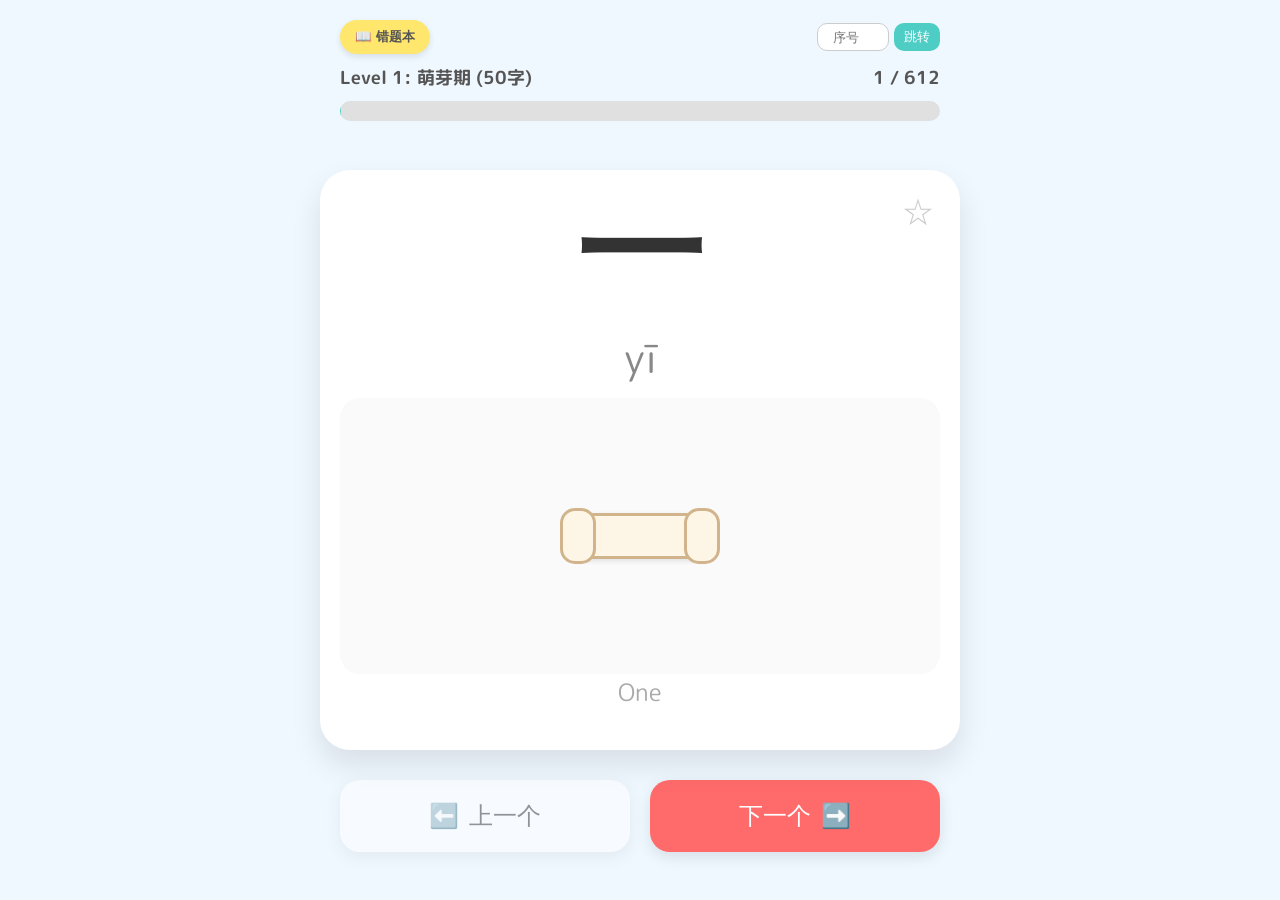
<file: index.html>
<!DOCTYPE html>
<html lang="zh-CN">
<head>
    <meta charset="UTF-8">
    <meta name="viewport" content="width=device-width, initial-scale=1.0, maximum-scale=1.0, user-scalable=no">
    <title>萌芽汉字 (Moe Hanzi) - 快乐启蒙</title>
    <link rel="stylesheet" href="style.css">
    <!-- Google Fonts for rounded feel -->
    <link href="https://fonts.googleapis.com/css2?family=Rounded+Mplus+1c:wght@400;700&family=Varela+Round&display=swap" rel="stylesheet">
</head>
<body>

    <!-- Top Bar: Progress & Status -->
    <div class="top-bar">
        <div class="status-row">
            <button id="btn-mistakes" class="icon-btn">📖 错题本</button>
            <div class="jump-box">
                <input type="number" id="jump-input" min="1" placeholder="序号">
                <button id="btn-jump">跳转</button>
            </div>
        </div>
        <div class="status-text">
            <span id="level-display">Level 1: 萌芽期</span>
            <span id="counter-display">1 / 50</span>
        </div>
        <div class="progress-container">
            <div id="progress-bar" class="progress-bar"></div>
        </div>
    </div>

    <!-- Main Content Area -->
    <div class="main-container">
        <!-- Card -->
        <div class="card-area" id="card-area">
            <button id="btn-mark" class="mark-btn" aria-label="加入错题本">☆</button>
            <h1 class="hanzi-large" id="hanzi-display">一</h1>
            <div class="pinyin-large" id="pinyin-display">yī</div>
            
            <!-- Animation / Visual Container -->
            <div class="animation-area" id="animation-area">
                <!-- Content injected by JS -->
            </div>

            <div class="english-large" id="english-display">One</div>
        </div>

        <!-- Navigation Buttons -->
        <div class="nav-buttons">
            <button id="btn-prev" class="nav-btn btn-prev">
                <span>⬅️</span> 上一个
            </button>
            <button id="btn-next" class="nav-btn btn-next">
                下一个 <span>➡️</span>
            </button>
        </div>
    </div>

    <!-- Milestone Overlay (Disabled) -->
    <!-- <div id="milestone-overlay" class="milestone-overlay">
        <div class="milestone-content">
            <div class="emoji-display">🎉</div>
            <div class="milestone-text">太棒了！</div>
            <div style="font-size: 1.5rem; color: #666;">你已经学会了 <span id="milestone-count" style="color: var(--primary-color); font-weight: bold;">5</span> 个字！</div>
        </div>
    </div> -->

    <!-- Mistake List Modal -->
    <div id="mistake-modal" class="modal-overlay">
        <div class="modal-content">
            <div class="modal-header">
                <h2>错题本</h2>
                <button id="btn-close-modal" class="close-btn">×</button>
            </div>
            <div id="mistake-list" class="mistake-list">
                <!-- Items injected by JS -->
                <div class="empty-state">暂无错题，继续加油！</div>
            </div>
        </div>
    </div>

    <!-- Data & Scripts -->
    <script src="hanzi_data.js"></script>
    <script src="app.js"></script>
</body>
</html>
</file>
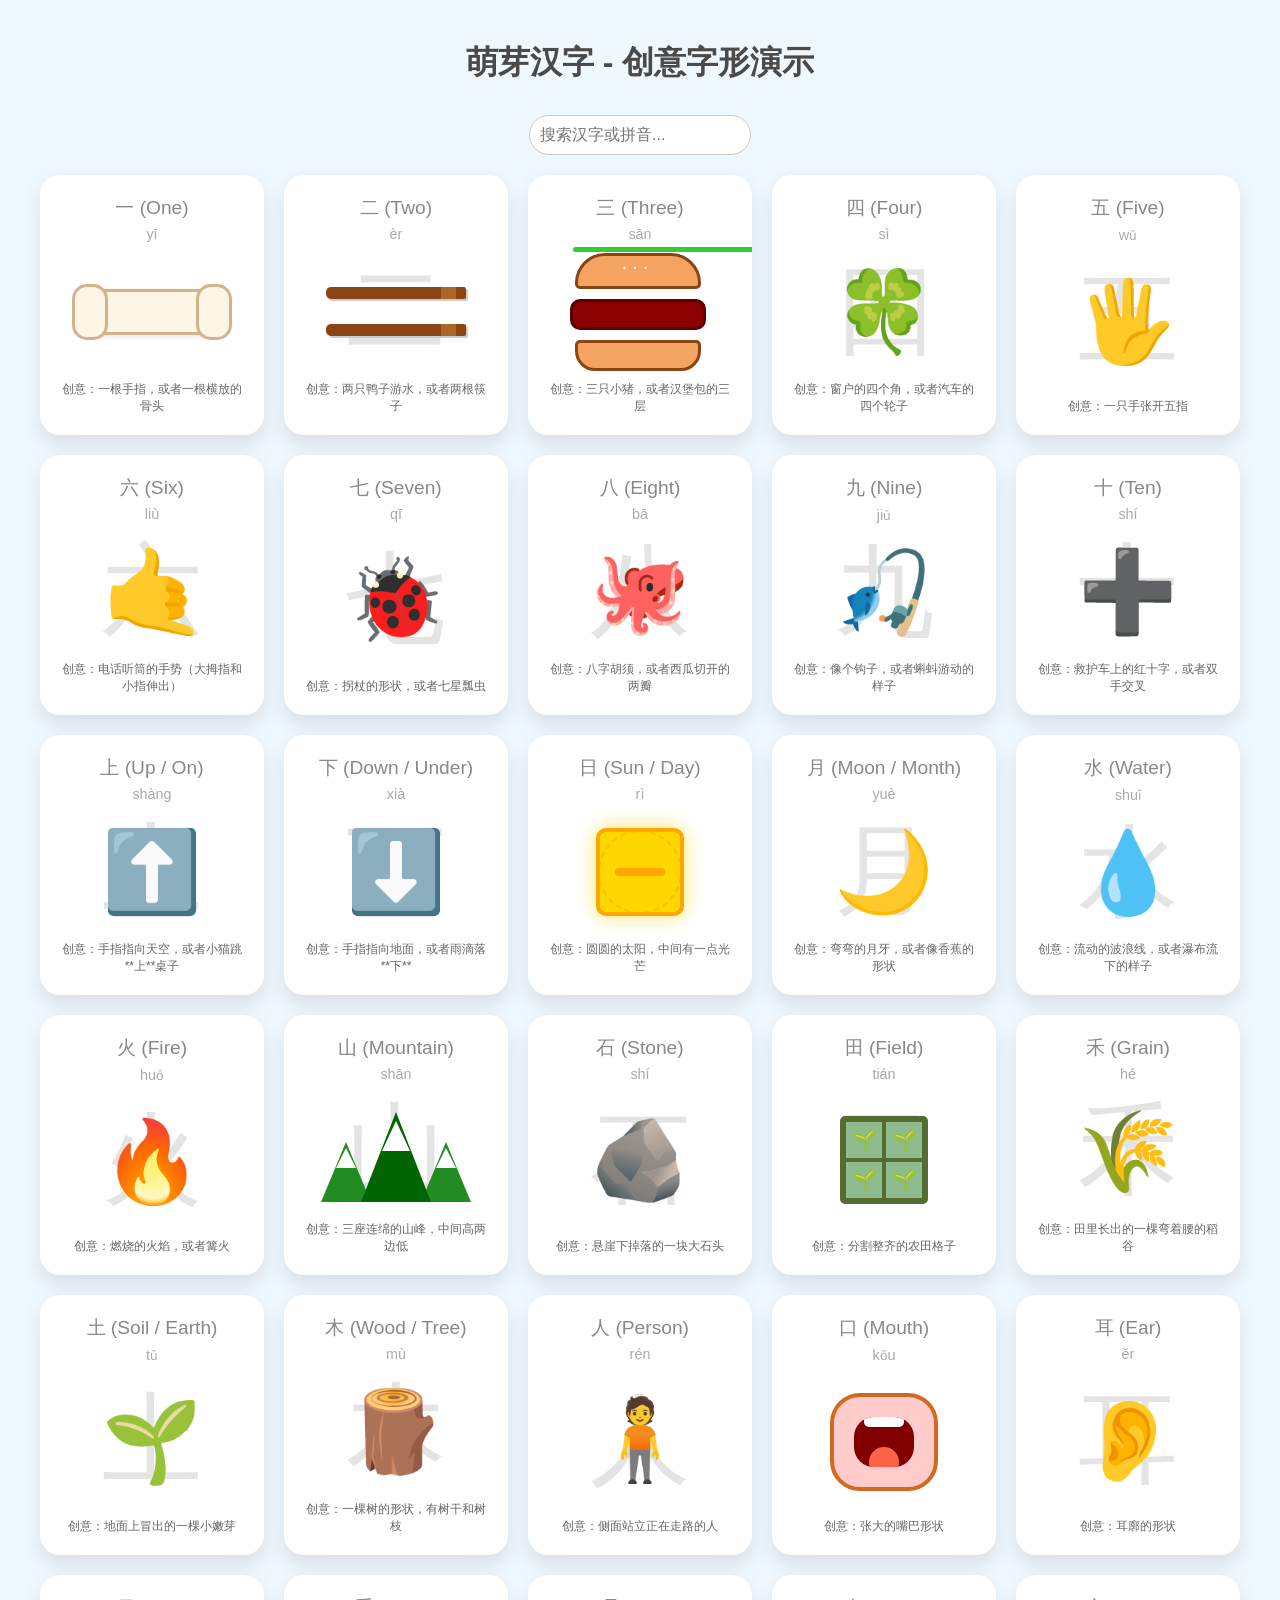
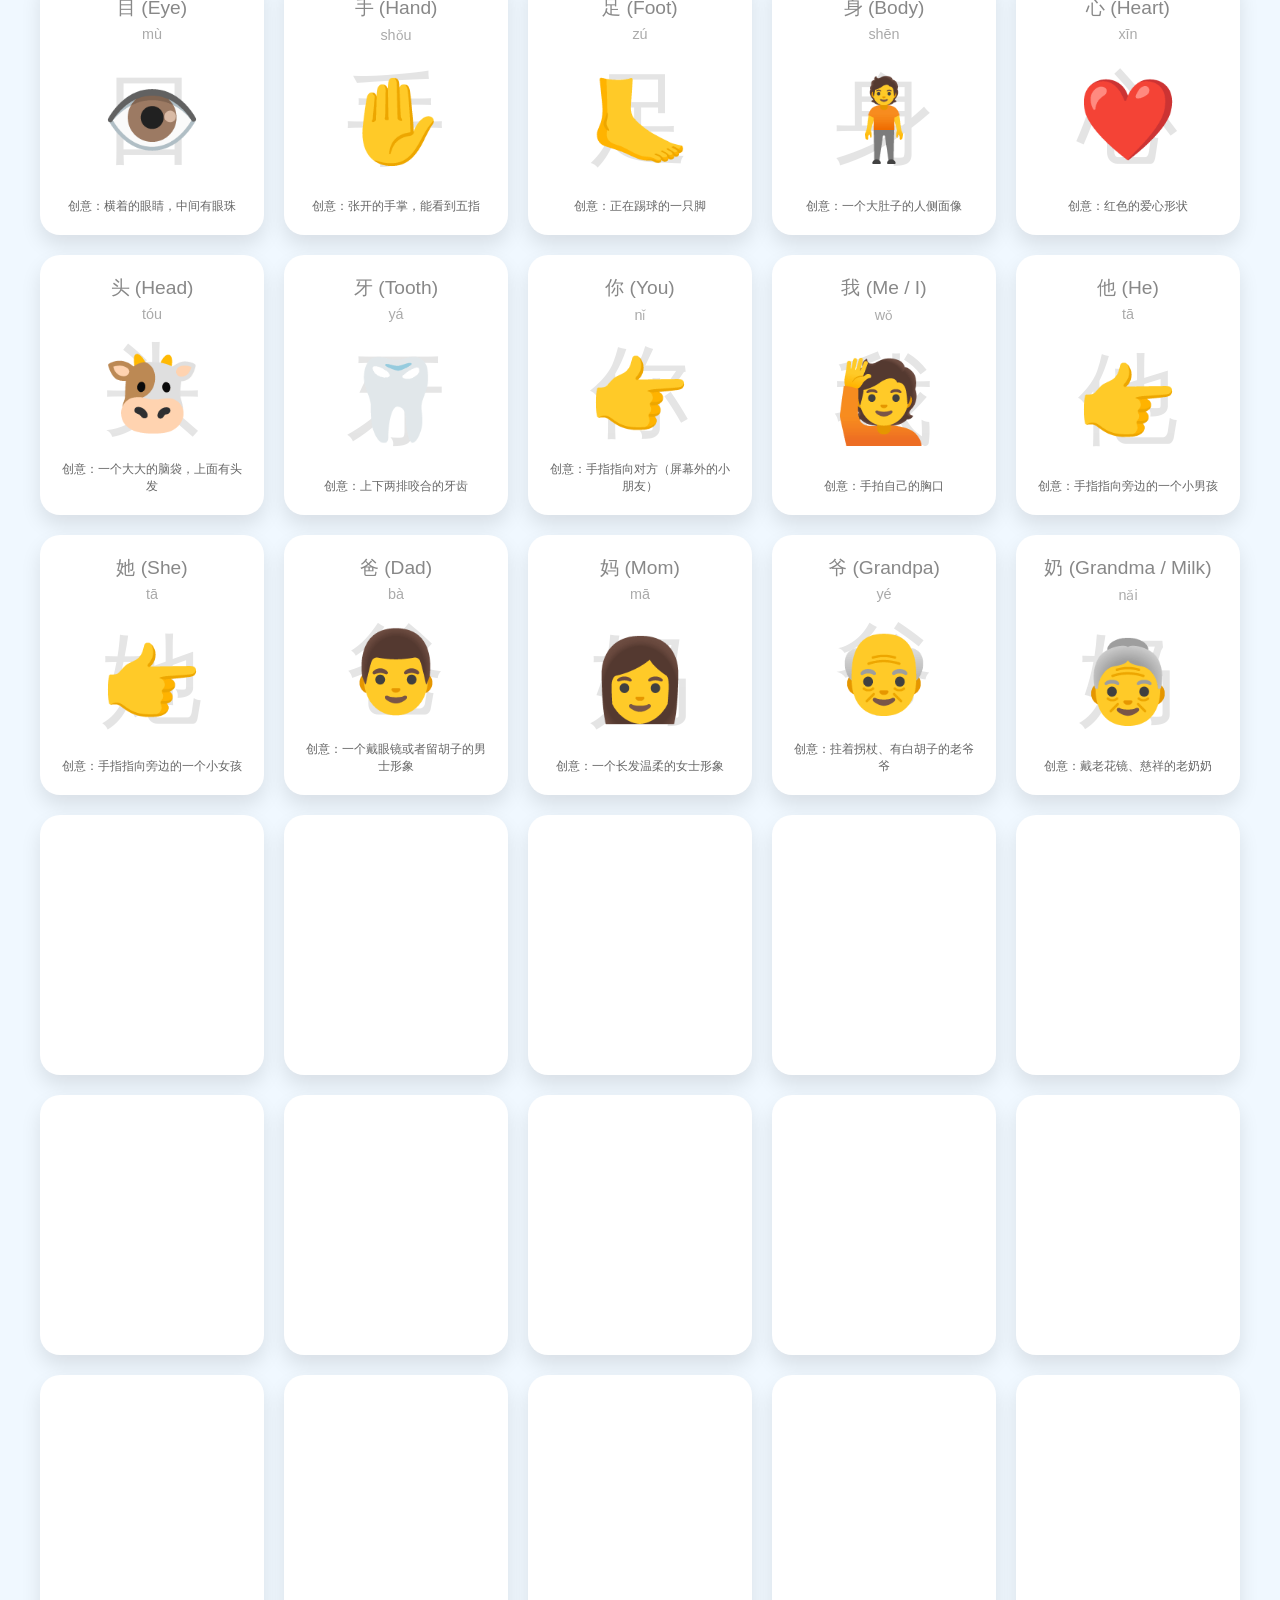
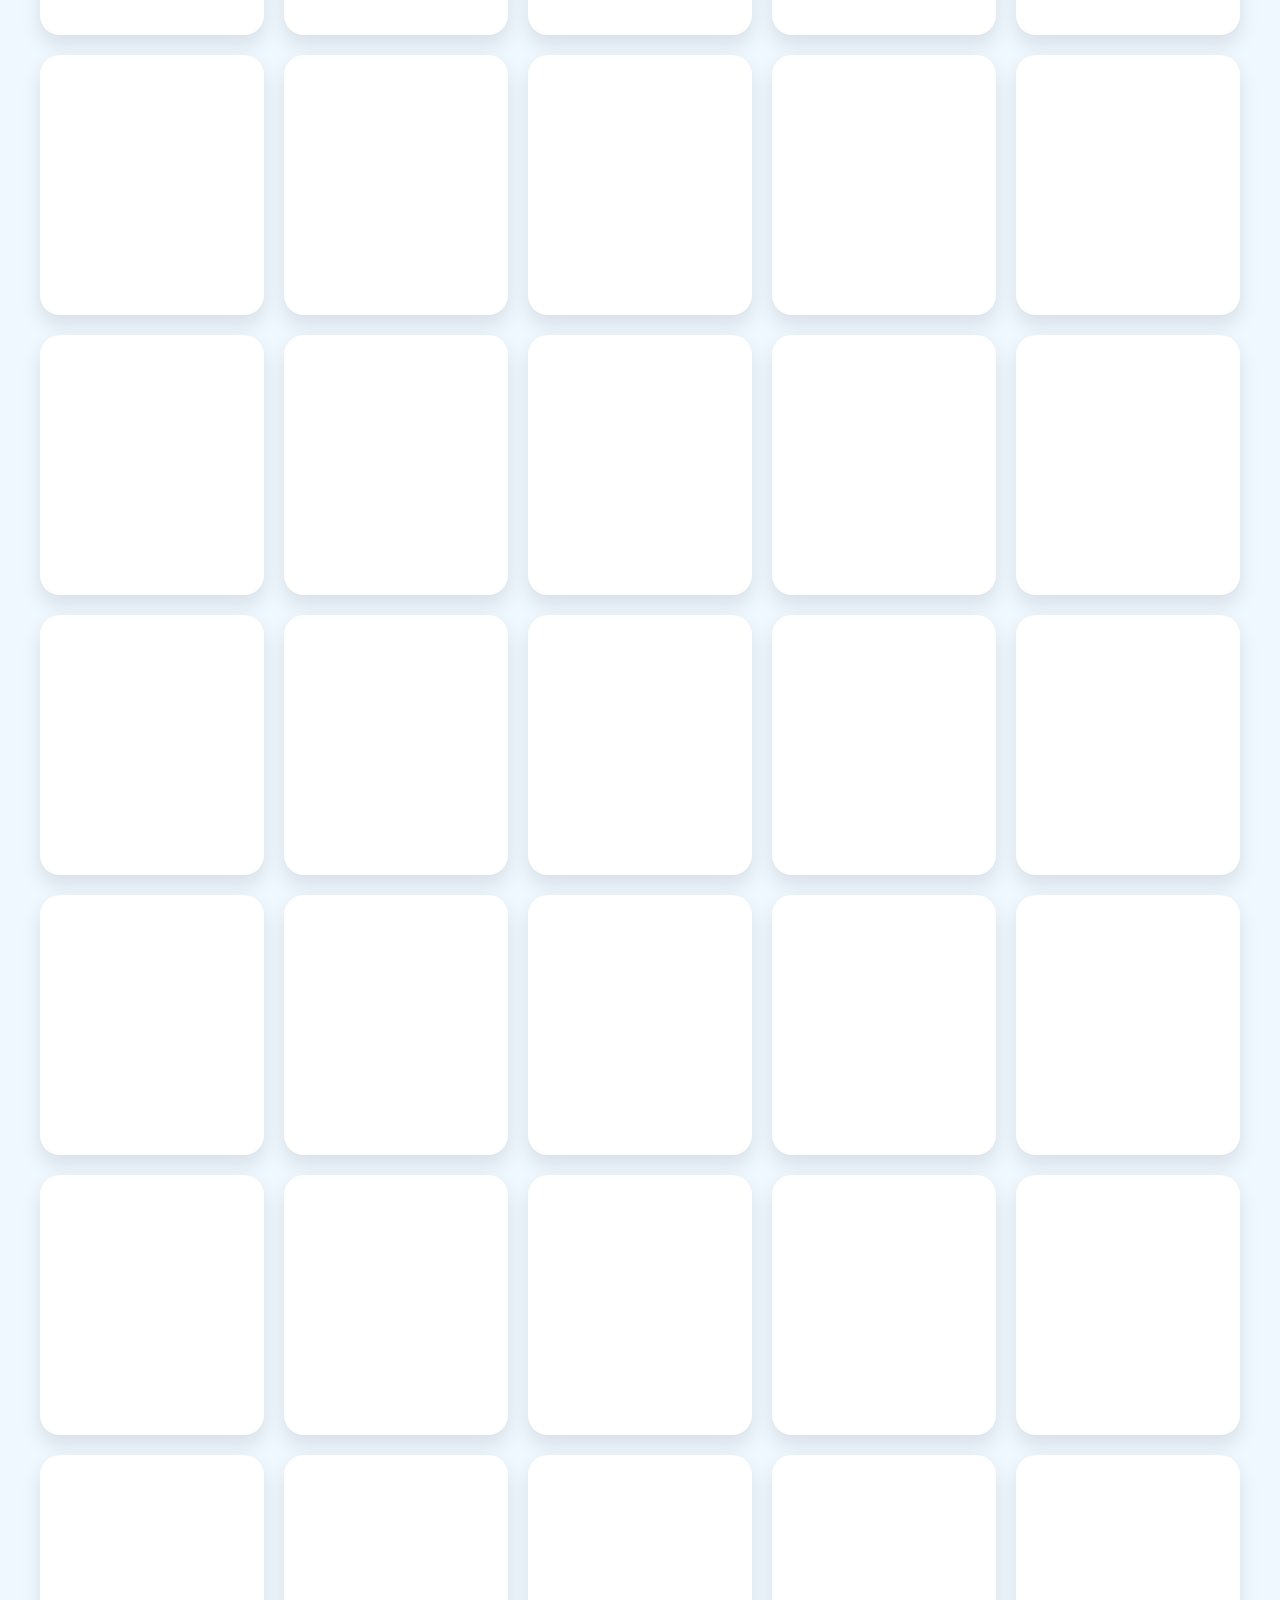
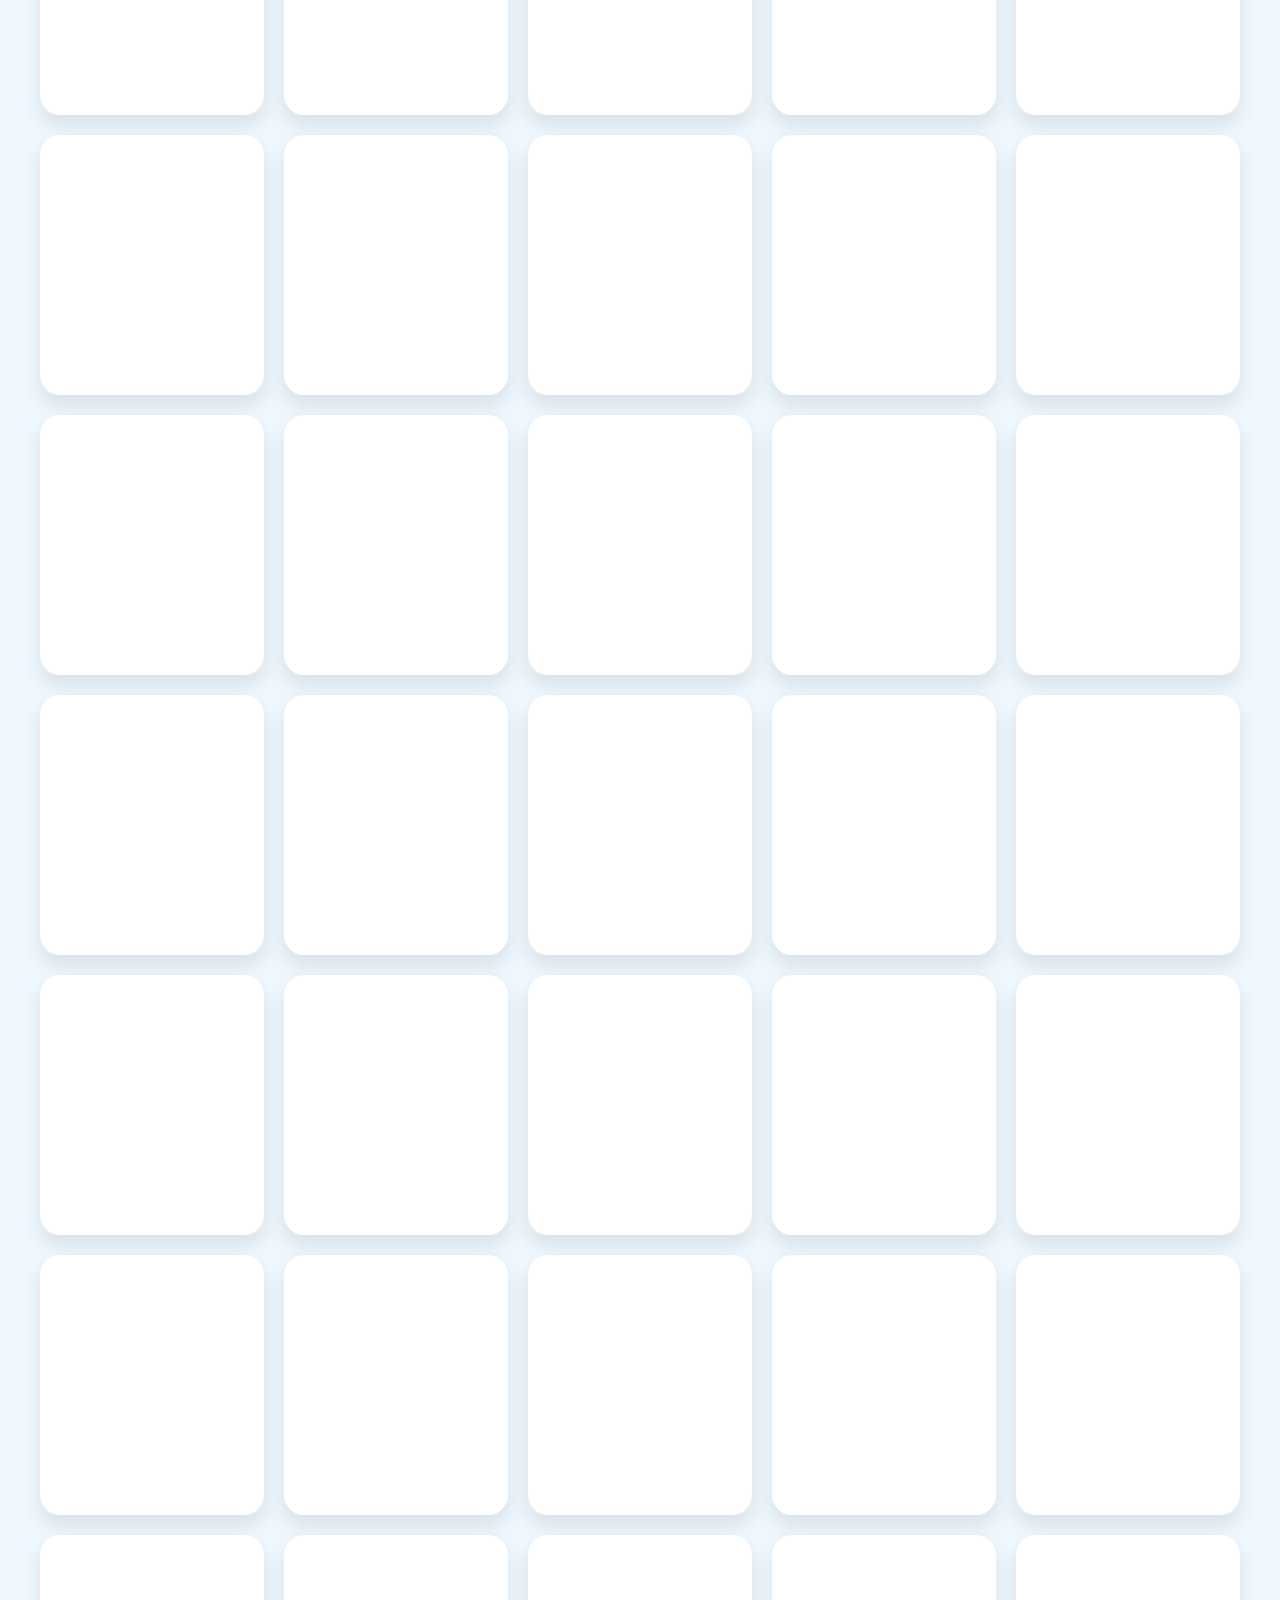
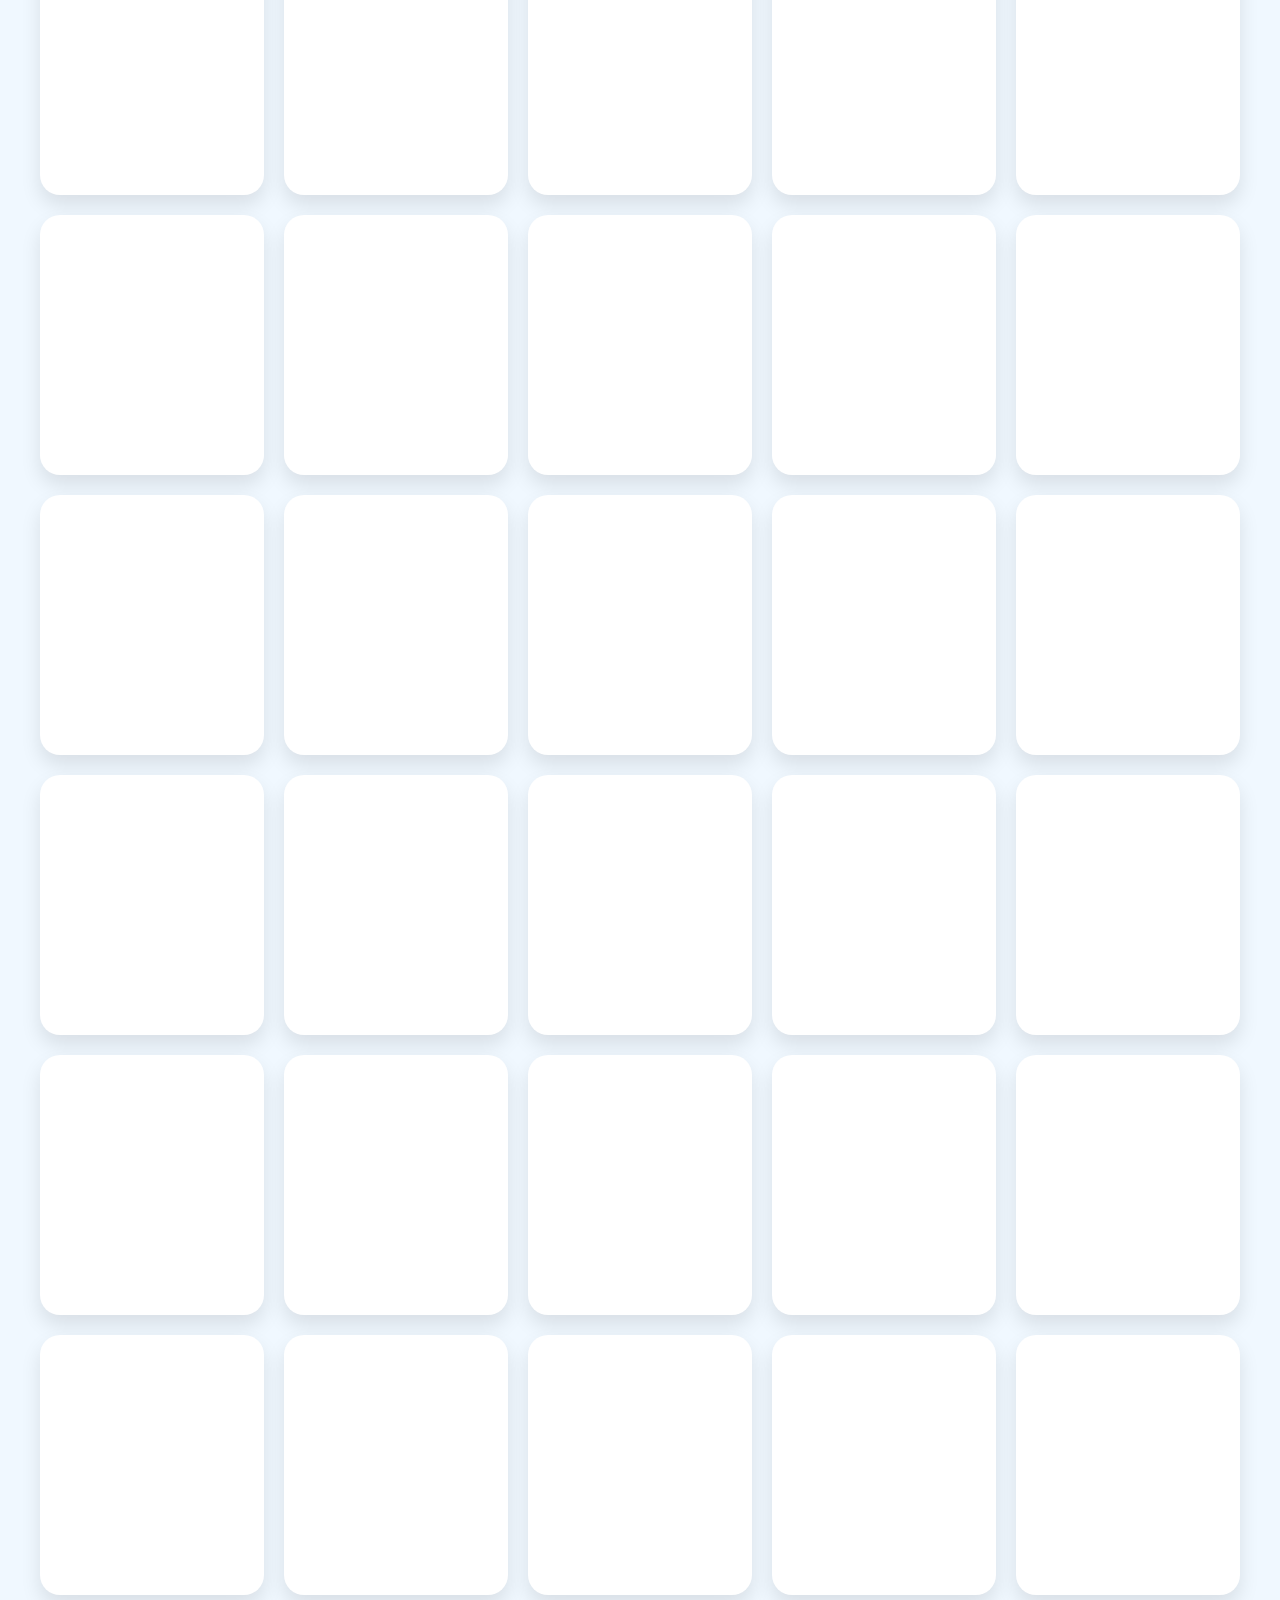
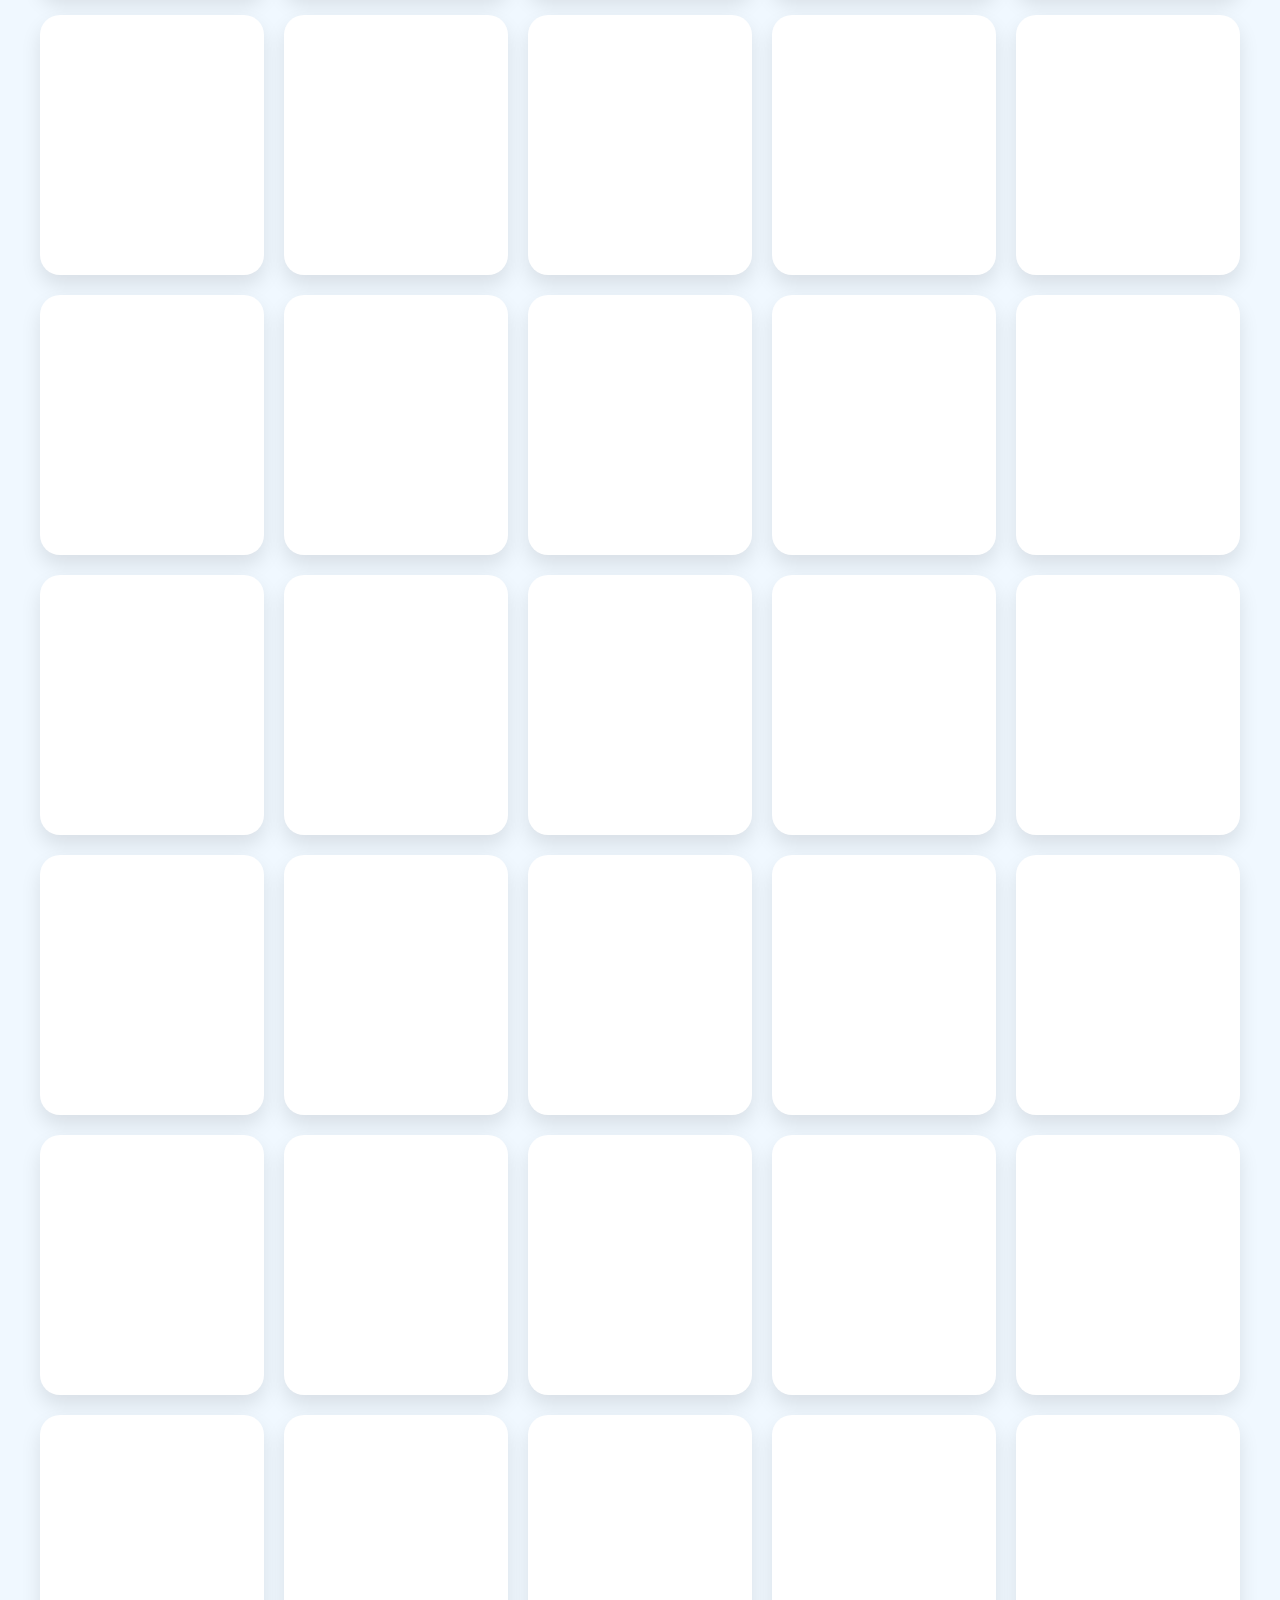
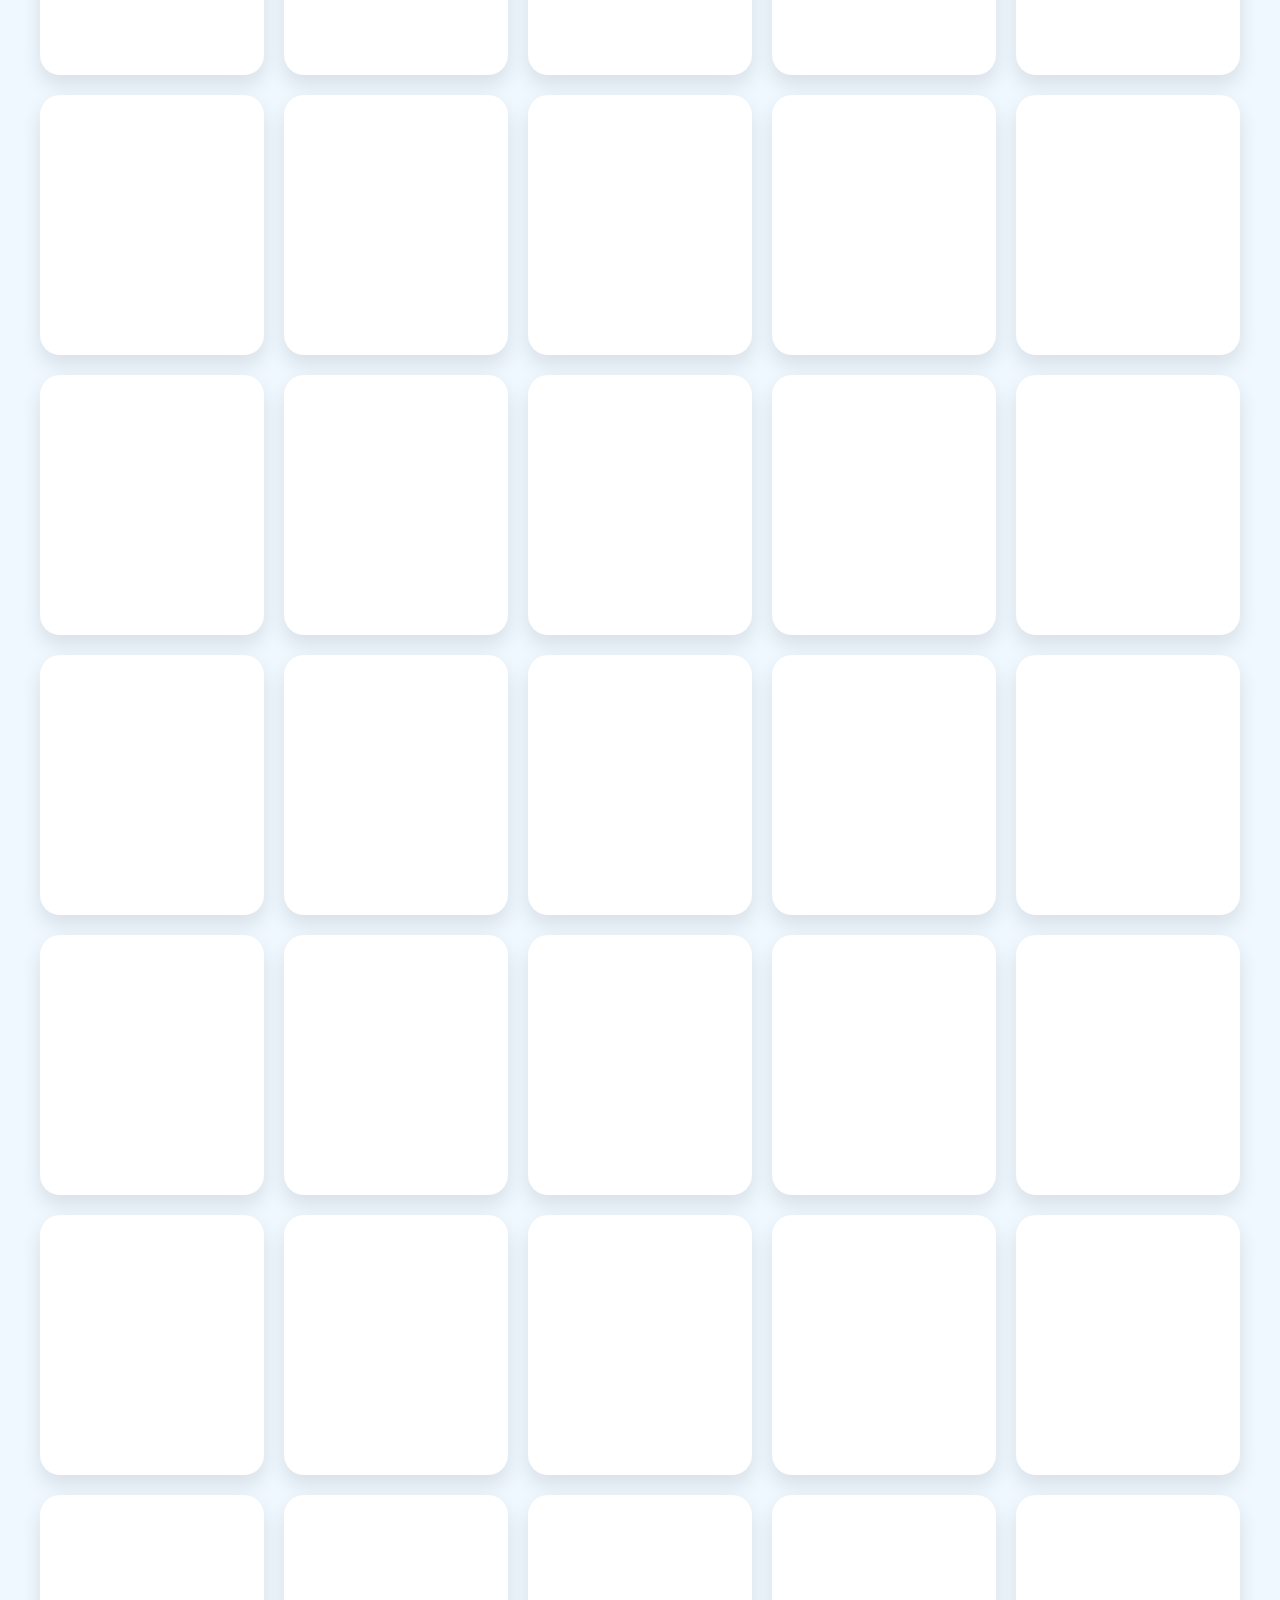
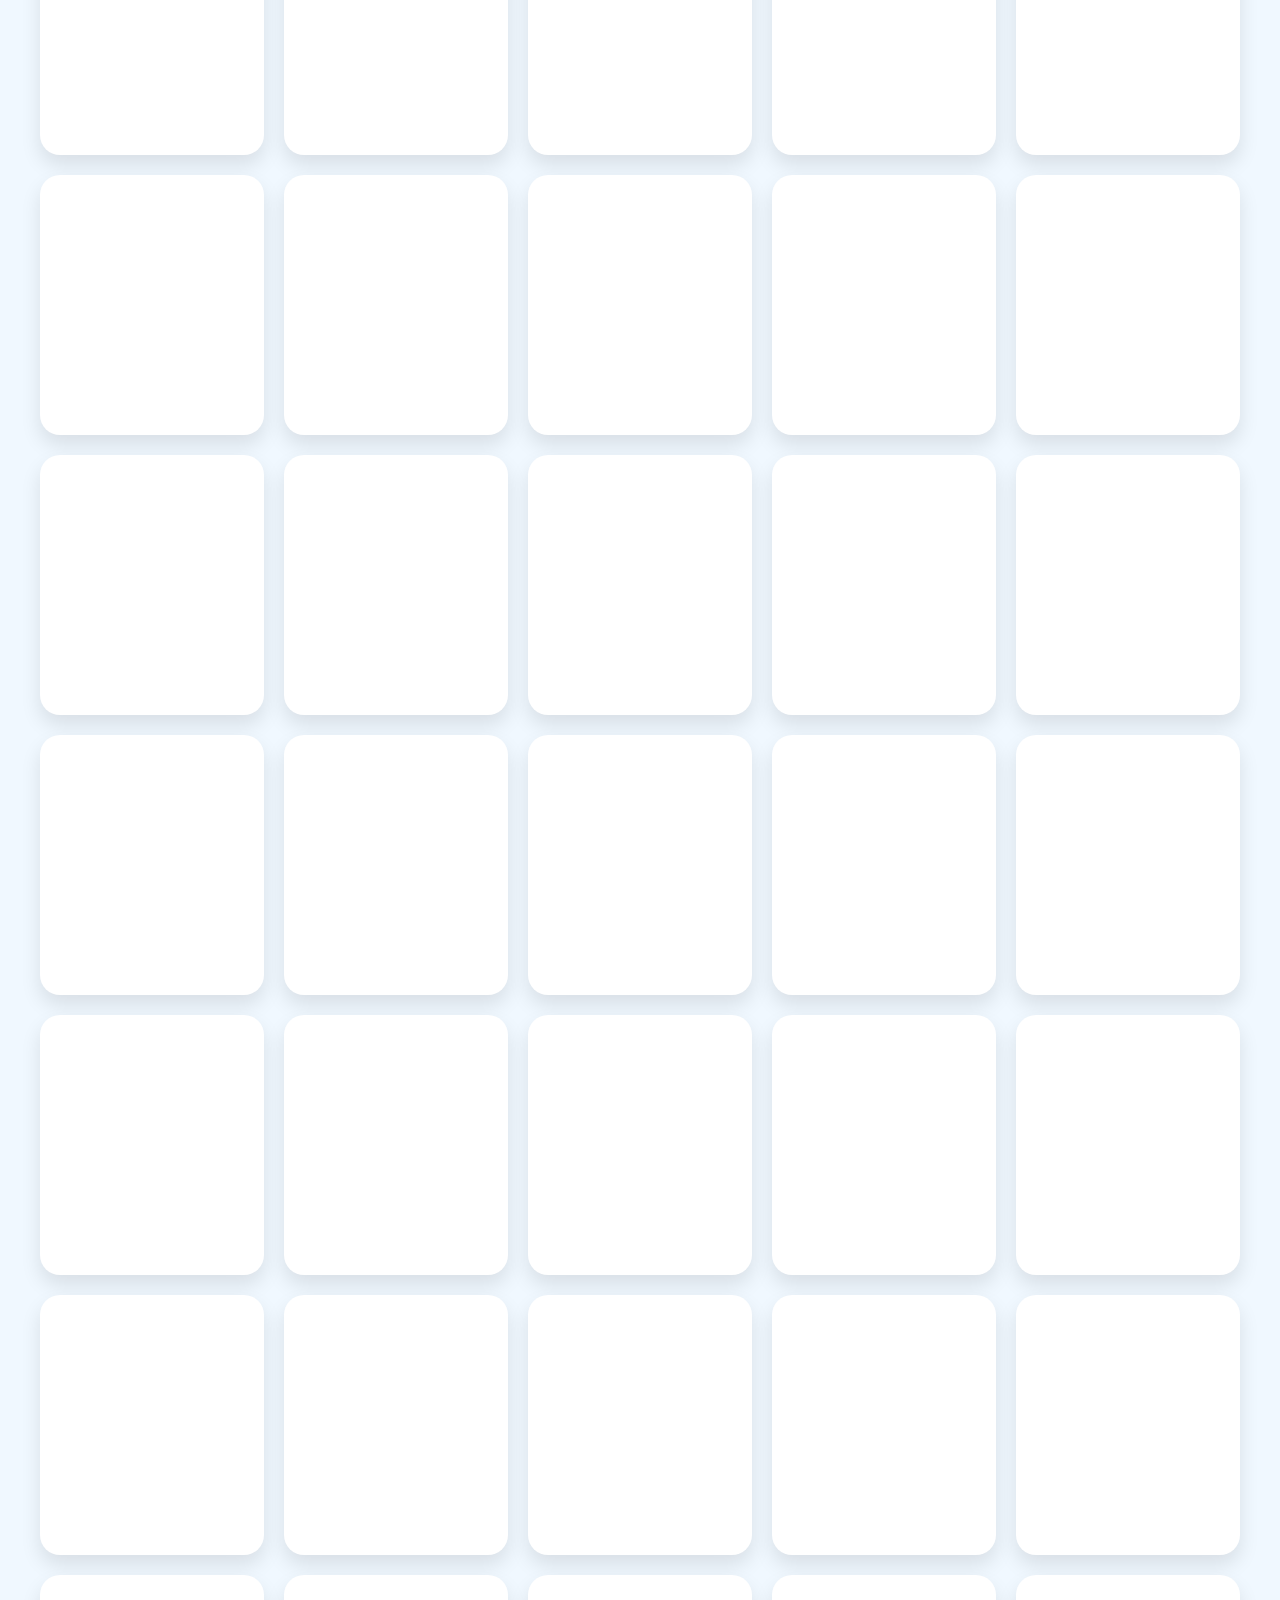
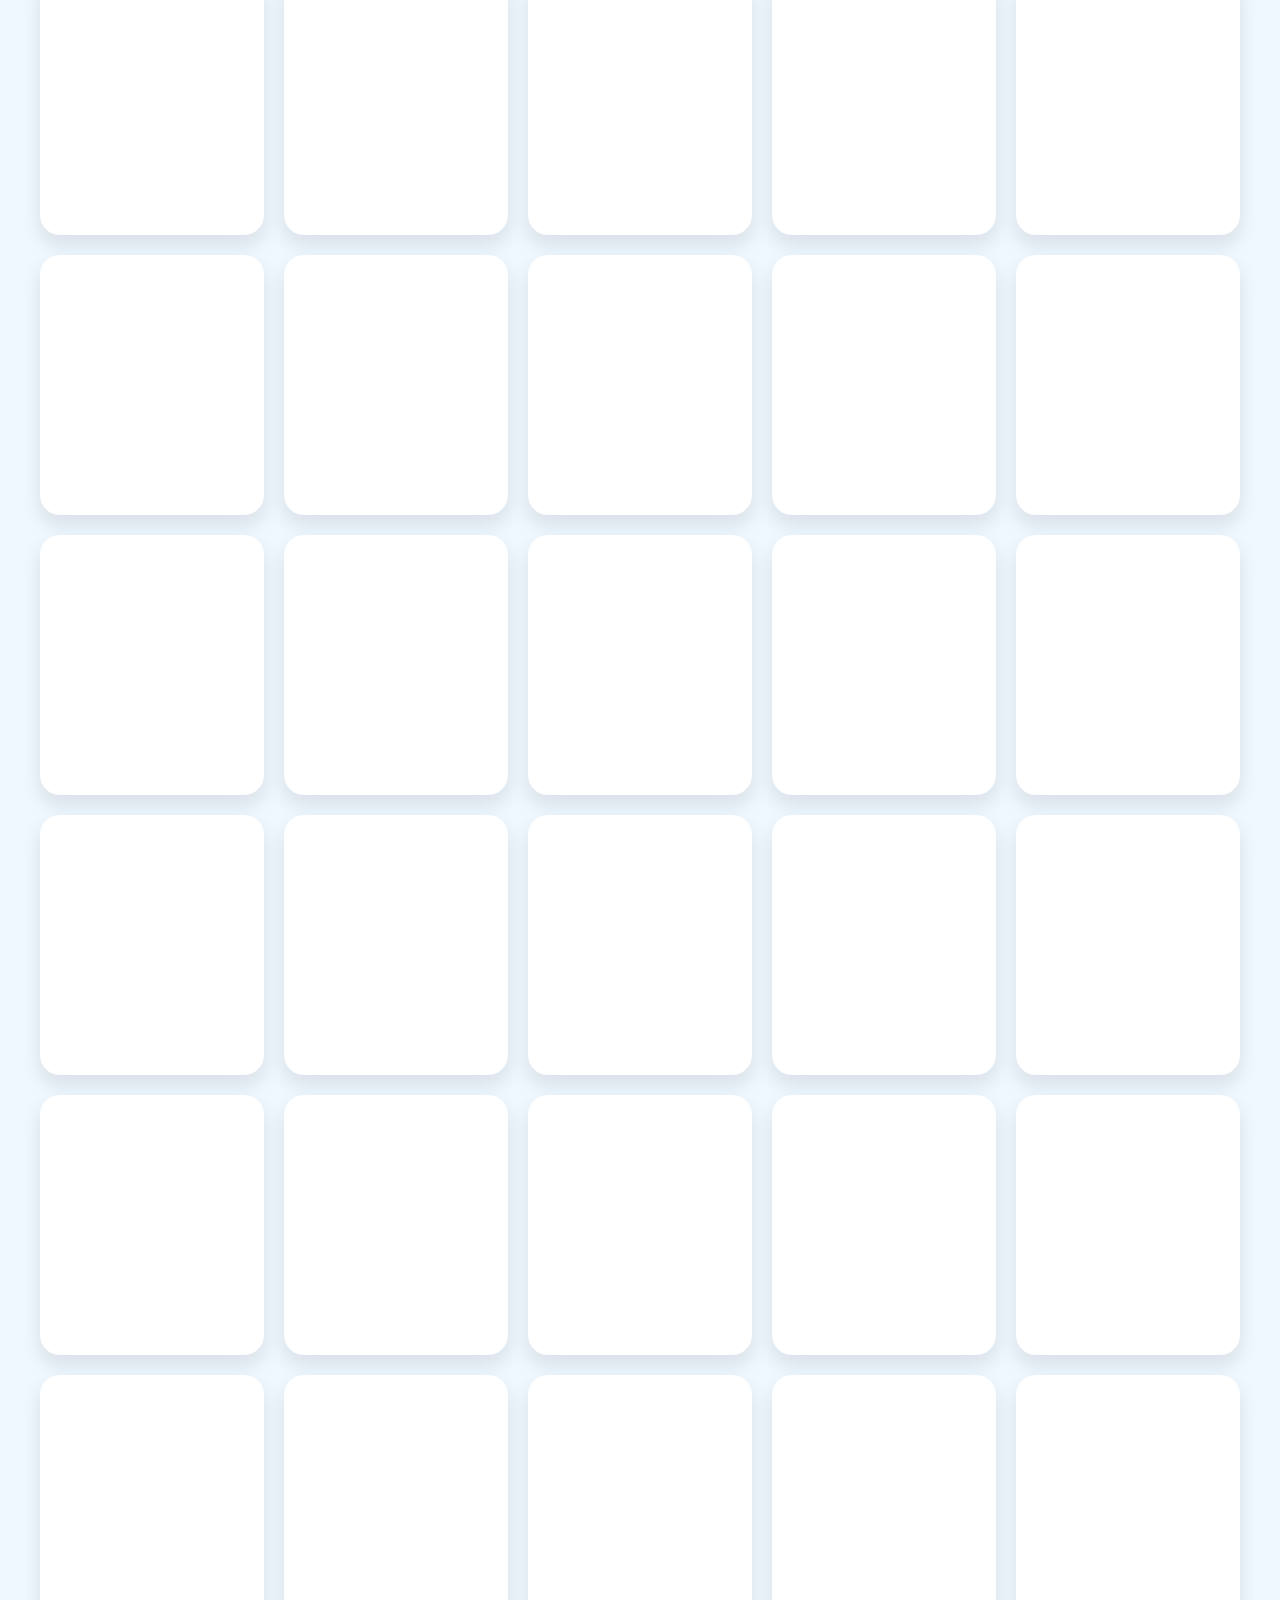
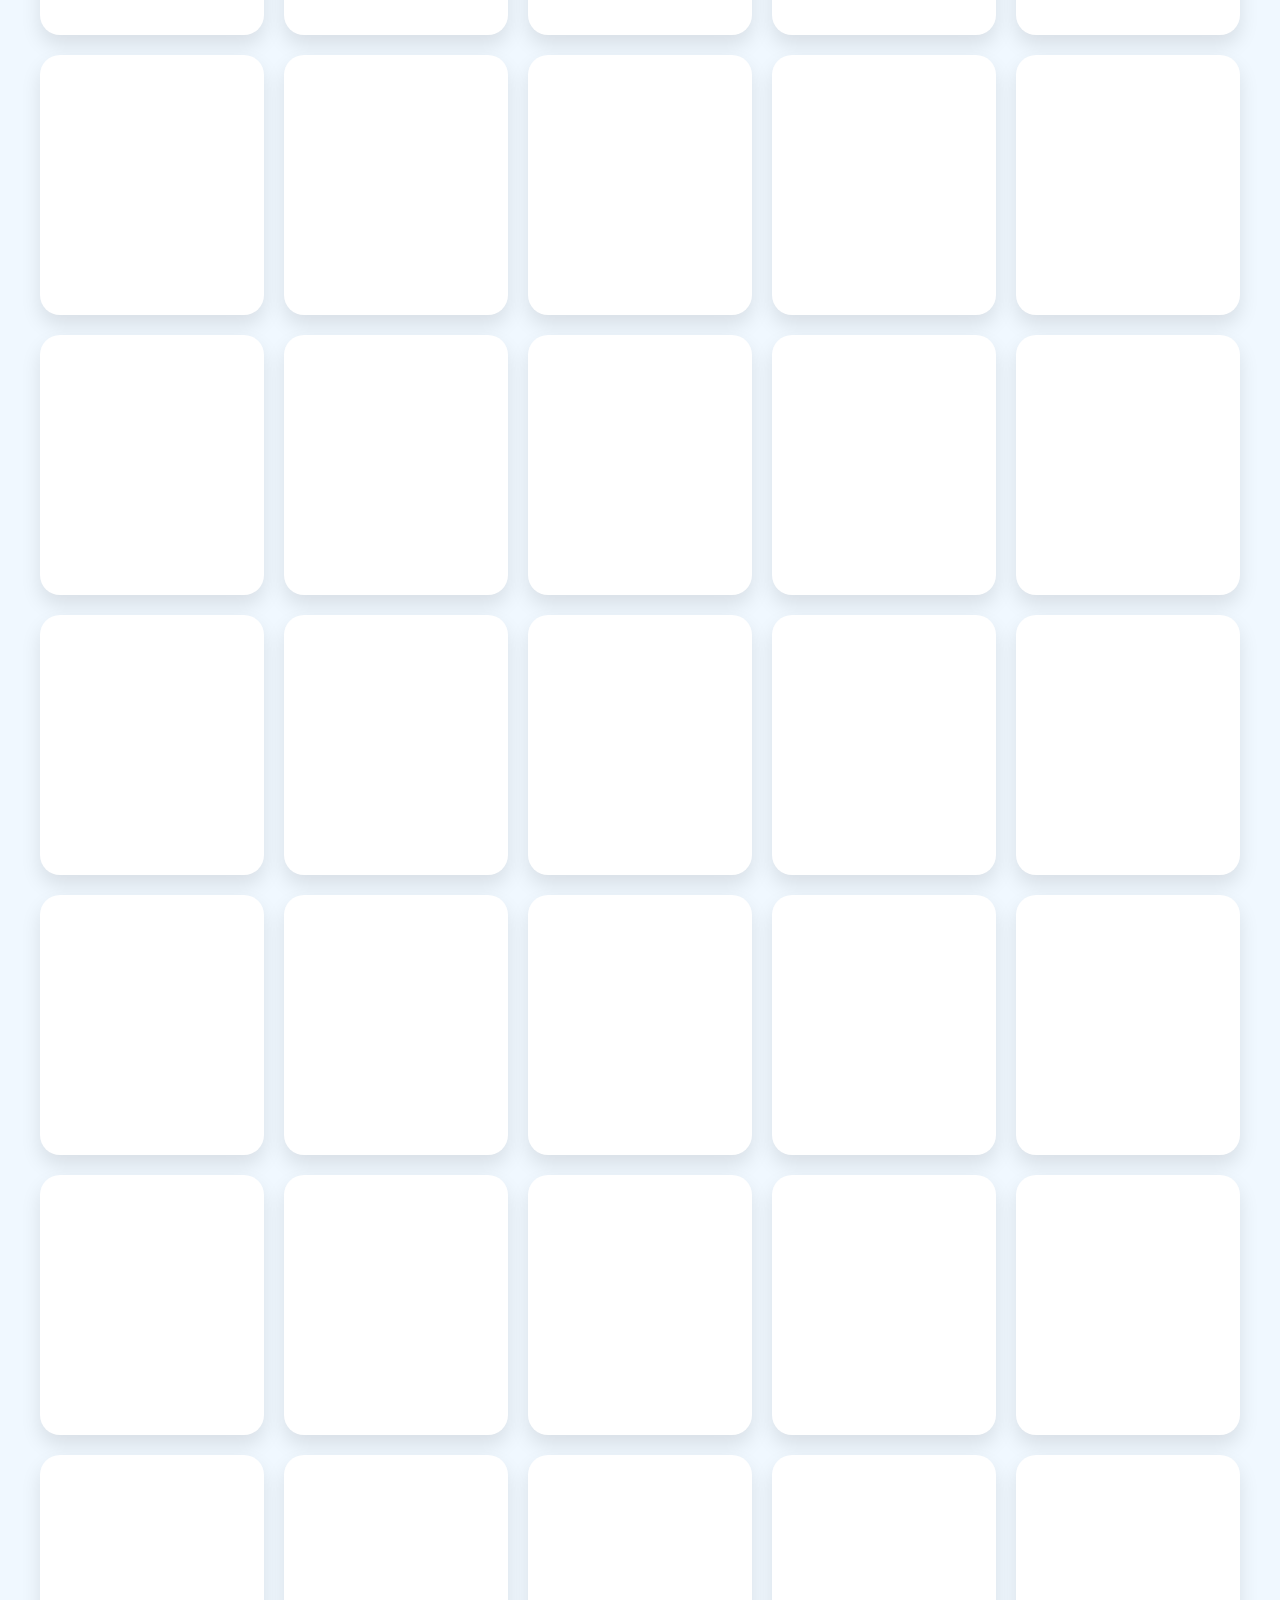
<file: hanzi_demo.html>
<!DOCTYPE html>
<html lang="zh-CN">
<head>
    <meta charset="UTF-8">
    <meta name="viewport" content="width=device-width, initial-scale=1.0">
    <title>萌芽汉字 - 创意字形演示</title>
    <style>
        :root {
            --bg-color: #f0f8ff;
            --card-bg: #ffffff;
            --text-color: #333;
            --primary-color: #ff6b6b;
        }

        body {
            font-family: "Rounded Mplus 1c", "Varela Round", sans-serif;
            background-color: var(--bg-color);
            display: flex;
            flex-direction: column;
            align-items: center;
            padding: 20px;
            margin: 0;
        }

        h1 {
            color: #4a4a4a;
            margin-bottom: 30px;
        }

        .controls {
            margin-bottom: 20px;
            display: flex;
            gap: 10px;
        }

        .search-box {
            padding: 10px;
            border-radius: 20px;
            border: 1px solid #ccc;
            width: 200px;
            font-size: 16px;
        }

        .gallery {
            display: grid;
            grid-template-columns: repeat(auto-fit, minmax(200px, 1fr));
            gap: 20px;
            width: 100%;
            max-width: 1200px; /* Increased width to accommodate more cards */
        }

        .card {
            background: var(--card-bg);
            border-radius: 20px;
            padding: 20px;
            box-shadow: 0 10px 20px rgba(0,0,0,0.1);
            display: flex;
            flex-direction: column;
            align-items: center;
            transition: transform 0.3s ease;
            cursor: pointer;
            position: relative;
            overflow: hidden;
            height: 220px;
            content-visibility: auto; /* Performance optimization for large list */
            contain-intrinsic-size: 260px; /* Estimate height + padding */
        }

        .card:hover {
            transform: translateY(-5px);
            z-index: 10; /* Bring to front on hover */
        }

        .card-title {
            font-size: 1.2rem;
            color: #888;
            margin-bottom: 15px;
            text-align: center;
        }
        
        .card-pinyin {
            font-size: 0.9rem;
            color: #aaa;
            margin-top: -10px;
            margin-bottom: 10px;
        }

        .hanzi-container {
            flex: 1;
            display: flex;
            align-items: center;
            justify-content: center;
            width: 100%;
            position: relative;
        }

        /* 通用汉字叠加层 (用于对比) */
        .hanzi-overlay {
            position: absolute;
            font-size: 100px;
            font-family: "KaiTi", "楷体", serif;
            opacity: 0.1;
            pointer-events: none;
            z-index: 0;
            user-select: none;
        }

        .idea-text {
            font-size: 12px;
            color: #666;
            text-align: center;
            margin-top: 10px;
            display: -webkit-box;
            -webkit-line-clamp: 2;
            -webkit-box-orient: vertical;
            overflow: hidden;
        }

        /* =========================================
           通用 Emoji 样式 (Generic)
           ========================================= */
        .emoji-display {
            font-size: 80px;
            animation: float 3s ease-in-out infinite;
            z-index: 1;
        }

        @keyframes float {
            0% { transform: translateY(0px); }
            50% { transform: translateY(-10px); }
            100% { transform: translateY(0px); }
        }

        /* =========================================
           创意字形样式实现 (Special CSS)
           ========================================= */

        /* 1. 一 (Yi) - 骨头 (Bone) */
        .bone-container {
            width: 140px;
            height: 40px;
            position: relative;
            background: #fdf5e6; /* 骨头色 */
            border: 3px solid #d2b48c;
            border-radius: 10px;
            z-index: 1;
            box-shadow: 2px 2px 5px rgba(0,0,0,0.1);
        }
        /* 骨头两端的圆球 */
        .bone-container::before, .bone-container::after {
            content: '';
            position: absolute;
            width: 30px;
            height: 50px;
            background: #fdf5e6;
            border: 3px solid #d2b48c;
            border-radius: 15px;
            top: -8px;
            z-index: -1;
        }
        .bone-container::before { left: -10px; }
        .bone-container::after { right: -10px; }


        /* 2. 二 (Er) - 两根筷子 (Chopsticks) */
        .chopsticks-container {
            display: flex;
            flex-direction: column;
            gap: 25px;
            z-index: 1;
        }
        .chopstick {
            width: 140px;
            height: 12px;
            background: #8b4513; /* 木头色 */
            border-radius: 5px 2px 2px 5px; /* 左圆右方 */
            position: relative;
            box-shadow: 2px 2px 0px rgba(0,0,0,0.2);
        }
        /* 筷子头的装饰纹路 */
        .chopstick::after {
            content: '';
            position: absolute;
            right: 10px;
            top: 0;
            width: 15px;
            height: 100%;
            background: #cd853f;
            opacity: 0.5;
        }


        /* 3. 三 (San) - 汉堡 (Burger) */
        .burger-container {
            display: flex;
            flex-direction: column;
            gap: 10px;
            z-index: 1;
        }
        .bun-top {
            width: 120px;
            height: 30px;
            background: #f4a460;
            border-radius: 30px 30px 5px 5px; /* 上圆下方 */
            border: 3px solid #8b4513;
            position: relative;
        }
        /* 芝麻 */
        .bun-top::after {
            content: '...';
            color: #fff;
            position: absolute;
            top: -5px;
            left: 50%;
            transform: translateX(-50%);
            font-size: 20px;
            letter-spacing: 5px;
        }
        .patty {
            width: 130px;
            height: 25px;
            background: #8b0000; /* 肉色 */
            border-radius: 10px;
            border: 3px solid #5a0000;
            margin-left: -5px; /* 肉稍微宽一点 */
        }
        .lettuce { /* 用作中间层的装饰 */
            position: absolute;
            width: 100%;
            height: 5px;
            background: #32cd32;
            top: -5px;
            border-radius: 5px;
        }
        .bun-bottom {
            width: 120px;
            height: 25px;
            background: #f4a460;
            border-radius: 5px 5px 20px 20px; /* 上方下圆 */
            border: 3px solid #8b4513;
        }


        /* 4. 口 (Kou) - 张大的嘴巴 (Mouth) */
        .mouth-container {
            width: 100px;
            height: 90px;
            background: #ffcccb; /* 皮肤色 */
            border: 4px solid #d2691e;
            border-radius: 30px;
            position: relative;
            overflow: hidden;
            z-index: 1;
            display: flex;
            justify-content: center;
            align-items: center;
            animation: mouth-open 2s infinite ease-in-out;
        }
        @keyframes mouth-open {
            0%, 100% { transform: scaleY(1); }
            50% { transform: scaleY(0.8); }
        }
        /* 嘴巴内部 */
        .mouth-inner {
            width: 60px;
            height: 50px;
            background: #800000; /* 深红口腔 */
            border-radius: 20px;
            position: relative;
            overflow: hidden;
        }
        /* 牙齿 */
        .mouth-inner::before {
            content: '';
            position: absolute;
            top: 0;
            left: 10px;
            width: 40px;
            height: 10px;
            background: white;
            border-radius: 0 0 5px 5px;
        }
        /* 舌头 */
        .mouth-inner::after {
            content: '';
            position: absolute;
            bottom: -10px;
            left: 15px;
            width: 30px;
            height: 30px;
            background: #ff6347;
            border-radius: 50%;
            animation: tongue-move 2s infinite ease-in-out;
        }
        @keyframes tongue-move {
            0%, 100% { transform: translateY(0); }
            50% { transform: translateY(5px); }
        }


        /* 5. 山 (Shan) - 山峰 (Mountains) */
        .mountain-container {
            display: flex;
            align-items: flex-end;
            gap: 0;
            z-index: 1;
            height: 100px;
        }
        .mountain {
            width: 0;
            height: 0;
            border-left: 25px solid transparent;
            border-right: 25px solid transparent;
            border-bottom: 60px solid #228b22; /* 绿色山体 */
            position: relative;
        }
        /* 中间的高山 */
        .mountain.middle {
            border-bottom-width: 90px; /* 更高 */
            border-left-width: 35px;
            border-right-width: 35px;
            border-bottom-color: #006400; /* 深绿 */
            margin: 0 -10px; /* 重叠效果 */
            z-index: 2;
        }
        /* 山顶积雪 */
        .mountain::after {
            content: '';
            position: absolute;
            top: 6px;
            left: -10px;
            width: 0;
            height: 0;
            border-left: 10px solid transparent;
            border-right: 10px solid transparent;
            border-bottom: 20px solid white;
        }
        .mountain.middle::after {
             top: 9px;
             left: -14px;
             border-left-width: 14px;
             border-right-width: 14px;
             border-bottom-width: 30px;
        }


        /* 6. 日 (Ri) - 太阳 (Sun) */
        .sun-container {
            width: 80px;
            height: 80px;
            background: #ffd700;
            border: 4px solid #ffa500;
            border-radius: 10px; /* 稍微方一点，接近汉字日 */
            position: relative;
            z-index: 1;
            display: flex;
            justify-content: center;
            align-items: center;
            box-shadow: 0 0 20px rgba(255, 215, 0, 0.6);
        }
        /* 中间的一横 - 变成太阳的墨镜或者云彩 */
        .sun-bar {
            width: 50px;
            height: 8px;
            background: #ffa500;
            border-radius: 4px;
        }
        /* 光芒 */
        .sun-rays {
            position: absolute;
            width: 100%;
            height: 100%;
            border-radius: 50%;
            border: 2px dashed #ffa500;
            opacity: 0.5;
            animation: rotate 10s linear infinite;
        }
        @keyframes rotate {
            from { transform: rotate(0deg); }
            to { transform: rotate(360deg); }
        }

        /* 7. 田 (Tian) - 农田 (Field) */
        .field-container {
            width: 80px;
            height: 80px;
            background: #8fbc8f; /* 浅绿 */
            border: 4px solid #556b2f; /* 深橄榄绿 */
            border-radius: 5px;
            position: relative;
            z-index: 1;
            display: grid;
            grid-template-columns: 1fr 1fr;
            grid-template-rows: 1fr 1fr;
        }
        .field-cell {
            border: 2px solid #556b2f;
            display: flex;
            justify-content: center;
            align-items: center;
        }
        .field-cell::after {
            content: '🌱'; /* 禾苗 */
            font-size: 20px;
            animation: grow 3s infinite ease-in-out;
        }
        @keyframes grow {
            0%, 100% { transform: scale(1); }
            50% { transform: scale(1.2); }
        }

        /* 8. 雨 (Yu) - 下雨 (Rain) */
        .rain-container {
            width: 100px;
            height: 100px;
            position: relative;
            z-index: 1;
        }
        .cloud {
            width: 80px;
            height: 30px;
            background: #b0c4de;
            border-radius: 20px;
            position: absolute;
            top: 10px;
            left: 10px;
            box-shadow: 10px 10px 0 0 #b0c4de inset;
        }
        .cloud::after {
            content: '';
            position: absolute;
            top: -15px;
            left: 15px;
            width: 30px;
            height: 30px;
            border-radius: 50%;
            background: #b0c4de;
        }
        .raindrop {
            position: absolute;
            width: 4px;
            height: 10px;
            background: #87ceeb;
            border-radius: 2px;
            animation: rain-fall 1s infinite linear;
        }
        .raindrop:nth-child(2) { left: 20px; top: 40px; animation-delay: 0s; }
        .raindrop:nth-child(3) { left: 40px; top: 50px; animation-delay: 0.3s; }
        .raindrop:nth-child(4) { left: 60px; top: 45px; animation-delay: 0.6s; }
        .raindrop:nth-child(5) { left: 30px; top: 60px; animation-delay: 0.2s; }

        @keyframes rain-fall {
            0% { transform: translateY(0); opacity: 1; }
            100% { transform: translateY(50px); opacity: 0; }
        }

        /* 9. 门 (Men) - 双扇门 (Door) */
        .door-container {
            width: 80px;
            height: 100px;
            border: 4px solid #8b4513;
            position: relative;
            z-index: 1;
            perspective: 200px;
        }
        .door-left, .door-right {
            position: absolute;
            top: 0;
            width: 50%;
            height: 100%;
            background: #deb887;
            border: 1px solid #8b4513;
            transform-origin: 0% 50%; /* 左门轴 */
            transition: transform 0.5s;
        }
        .door-right {
            right: 0;
            transform-origin: 100% 50%; /* 右门轴 */
        }
        .door-knob {
            position: absolute;
            top: 50%;
            width: 6px;
            height: 6px;
            background: #ffd700;
            border-radius: 50%;
        }
        .door-left .door-knob { right: 5px; }
        .door-right .door-knob { left: 5px; }
        
        /* 门开启动画 */
        .card:hover .door-left { transform: rotateY(-45deg); }
        .card:hover .door-right { transform: rotateY(45deg); }

        /* 10. 伞 (San) - 蘑菇伞 (Umbrella) */
        .umbrella-container {
            width: 100px;
            height: 100px;
            display: flex;
            flex-direction: column;
            align-items: center;
            z-index: 1;
        }
        .umbrella-top {
            width: 80px;
            height: 40px;
            background: #ff69b4;
            border-radius: 40px 40px 0 0;
            position: relative;
        }
        /* 伞面装饰 */
        .umbrella-top::before {
            content: '';
            position: absolute;
            bottom: 0;
            left: 0;
            width: 100%;
            height: 10px;
            background: radial-gradient(circle at 10px 0, transparent 10px, #ff69b4 11px);
            background-size: 20px 10px;
            background-repeat: repeat-x;
            transform: rotate(180deg);
        }
        .umbrella-handle {
            width: 6px;
            height: 50px;
            background: #333;
            border-radius: 0 0 5px 5px;
            position: relative;
        }
        /* 伞柄弯钩 */
        .umbrella-handle::after {
            content: '';
            position: absolute;
            bottom: 0;
            left: 0;
            width: 15px;
            height: 15px;
            border: 6px solid #333;
            border-top: none;
            border-right: none;
            border-radius: 0 0 0 15px;
        }

        /* 11. 羊 (Yang) - 羊角 (Sheep) */
        .sheep-container {
            position: relative;
            width: 80px;
            height: 80px;
            z-index: 1;
        }
        .sheep-head {
            width: 50px;
            height: 40px;
            background: #fff;
            border: 2px solid #333;
            border-radius: 50% 50% 40% 40%;
            position: absolute;
            top: 30px;
            left: 15px;
            z-index: 2;
        }
        .sheep-horn {
            width: 20px;
            height: 20px;
            border-top: 4px solid #333;
            border-left: 4px solid #333;
            border-radius: 10px 0 0 0;
            position: absolute;
            top: 20px;
        }
        .sheep-horn.left { left: 10px; transform: rotate(-20deg); }
        .sheep-horn.right { right: 10px; transform: scaleX(-1) rotate(-20deg); }
        .sheep-eye {
            width: 4px;
            height: 4px;
            background: #333;
            border-radius: 50%;
            position: absolute;
            top: 15px;
        }
        .sheep-eye.left { left: 12px; }
        .sheep-eye.right { right: 12px; }

        /* 12. 鱼 (Yu) - 游鱼 (Fish) */
        .fish-container {
            width: 100px;
            height: 60px;
            position: relative;
            z-index: 1;
            animation: swim 3s infinite ease-in-out;
        }
        @keyframes swim {
            0%, 100% { transform: translateX(0); }
            50% { transform: translateX(10px); }
        }
        .fish-body {
            width: 70px;
            height: 40px;
            background: #ffa07a;
            border-radius: 50% 50% 50% 50% / 60% 60% 40% 40%;
            position: absolute;
            left: 10px;
            top: 10px;
        }
        .fish-tail {
            width: 0;
            height: 0;
            border-top: 15px solid transparent;
            border-bottom: 15px solid transparent;
            border-left: 20px solid #ffa07a;
            position: absolute;
            right: 0;
            top: 15px;
        }
        .fish-eye {
            width: 6px;
            height: 6px;
            background: #000;
            border-radius: 50%;
            position: absolute;
            left: 25px;
            top: 20px;
            background: white;
        }
        .fish-eye::after {
            content: '';
            width: 3px;
            height: 3px;
            background: black;
            border-radius: 50%;
            position: absolute;
            left: 1px;
            top: 1px;
        }


        .footer {
            margin-top: 50px;
            color: #888;
            font-size: 0.9rem;
        }
    </style>
</head>
<body>

    <h1>萌芽汉字 - 创意字形演示</h1>
    
    <div class="controls">
        <input type="text" id="search" class="search-box" placeholder="搜索汉字或拼音...">
    </div>

    <div class="gallery" id="gallery">
        <!-- Javascript will populate this -->
    </div>

    <div class="footer">
        专为4岁宝宝设计的 Web 汉字启蒙原型 | 共 <span id="count">0</span> 个汉字
    </div>

    <!-- 引入汉字数据 -->
    <script src="hanzi_data.js"></script>

    <script>
        const gallery = document.getElementById('gallery');
        const searchInput = document.getElementById('search');
        const countSpan = document.getElementById('count');

        // Helper to create elements with class
        function el(tag, className, text) {
            const e = document.createElement(tag);
            if (className) e.className = className;
            if (text) e.textContent = text;
            return e;
        }

        // Render functions for special characters
        const specialRenderers = {
            "一": () => el('div', 'bone-container'),
            "二": () => {
                const c = el('div', 'chopsticks-container');
                c.appendChild(el('div', 'chopstick'));
                c.appendChild(el('div', 'chopstick'));
                return c;
            },
            "三": () => {
                const c = el('div', 'burger-container');
                c.appendChild(el('div', 'bun-top'));
                const patty = el('div', 'patty');
                patty.appendChild(el('div', 'lettuce'));
                c.appendChild(patty);
                c.appendChild(el('div', 'bun-bottom'));
                return c;
            },
            "口": () => {
                const c = el('div', 'mouth-container');
                c.appendChild(el('div', 'mouth-inner'));
                return c;
            },
            "山": () => {
                const c = el('div', 'mountain-container');
                c.appendChild(el('div', 'mountain'));
                c.appendChild(el('div', 'mountain middle'));
                c.appendChild(el('div', 'mountain'));
                return c;
            },
            "日": () => {
                const c = el('div', 'sun-container');
                c.appendChild(el('div', 'sun-bar'));
                c.appendChild(el('div', 'sun-rays'));
                return c;
            },
            "田": () => {
                const c = el('div', 'field-container');
                for(let i=0; i<4; i++) c.appendChild(el('div', 'field-cell'));
                return c;
            },
            "雨": () => {
                const c = el('div', 'rain-container');
                c.appendChild(el('div', 'cloud'));
                for(let i=0; i<4; i++) c.appendChild(el('div', 'raindrop'));
                return c;
            },
            "门": () => {
                const c = el('div', 'door-container');
                const l = el('div', 'door-left'); l.appendChild(el('div', 'door-knob'));
                const r = el('div', 'door-right'); r.appendChild(el('div', 'door-knob'));
                c.appendChild(l); c.appendChild(r);
                return c;
            },
            "伞": () => {
                const c = el('div', 'umbrella-container');
                c.appendChild(el('div', 'umbrella-top'));
                c.appendChild(el('div', 'umbrella-handle'));
                return c;
            },
            "羊": () => {
                const c = el('div', 'sheep-container');
                const hl = el('div', 'sheep-horn left');
                const hr = el('div', 'sheep-horn right');
                const head = el('div', 'sheep-head');
                head.appendChild(el('div', 'sheep-eye left'));
                head.appendChild(el('div', 'sheep-eye right'));
                c.appendChild(hl); c.appendChild(hr); c.appendChild(head);
                return c;
            },
            "鱼": () => {
                const c = el('div', 'fish-container');
                const body = el('div', 'fish-body');
                body.appendChild(el('div', 'fish-eye'));
                c.appendChild(body);
                c.appendChild(el('div', 'fish-tail'));
                return c;
            }
        };

        function renderCard(item) {
            const card = el('div', 'card');
            
            // Title: Char + English
            const title = el('div', 'card-title', `${item.char} (${item.english || ''})`);
            card.appendChild(title);
            
            // Pinyin
            const pinyin = el('div', 'card-pinyin', item.pinyin);
            card.appendChild(pinyin);

            // Container
            const container = el('div', 'hanzi-container');
            
            // Overlay Character
            const overlay = el('div', 'hanzi-overlay', item.char);
            container.appendChild(overlay);

            // Visual Content
            let visual;
            if (item.hasSpecialCSS && specialRenderers[item.char]) {
                visual = specialRenderers[item.char]();
            } else {
                // Generic Emoji Render
                visual = el('div', 'emoji-display', item.emoji || item.char);
            }
            container.appendChild(visual);
            card.appendChild(container);

            // Footer Idea
            const idea = el('div', 'idea-text', item.idea ? `创意：${item.idea}` : '');
            card.appendChild(idea);

            return card;
        }

        function renderGallery(filter = "") {
            gallery.innerHTML = '';
            let count = 0;
            const filterLower = filter.toLowerCase();

            hanziData.forEach(item => {
                // Simple search filter
                if (filter) {
                    const match = (item.char && item.char.includes(filter)) || 
                                  (item.pinyin && item.pinyin.toLowerCase().includes(filterLower)) ||
                                  (item.english && item.english.toLowerCase().includes(filterLower));
                    if (!match) return;
                }

                const card = renderCard(item);
                gallery.appendChild(card);
                count++;
            });
            countSpan.textContent = count;
        }

        // Initial Render
        if (typeof hanziData !== 'undefined') {
            renderGallery();
        } else {
            gallery.innerHTML = '<p>Error: hanzi_data.js not loaded.</p>';
        }

        // Search Listener
        searchInput.addEventListener('input', (e) => {
            renderGallery(e.target.value);
        });

    </script>
</body>
</html>
</file>
<file: style.css>
:root {
    --bg-color: #f0f8ff;
    --card-bg: #ffffff;
    --text-color: #333;
    --primary-color: #ff6b6b;
    --secondary-color: #4ecdc4;
    --accent-color: #ffe66d;
}

body {
    font-family: "Rounded Mplus 1c", "Varela Round", "KaiTi", "楷体", sans-serif;
    background-color: var(--bg-color);
    display: flex;
    flex-direction: column;
    align-items: center;
    padding: 20px;
    margin: 0;
    min-height: 100vh;
    box-sizing: border-box;
}

/* =========================================
   Layout & UI Components
   ========================================= */

.top-bar {
    width: 100%;
    max-width: 600px;
    display: flex;
    flex-direction: column;
    gap: 10px;
    margin-bottom: 20px;
}

.status-row {
    display: flex;
    justify-content: space-between;
    align-items: center;
}

.icon-btn {
    padding: 8px 15px;
    border: none;
    border-radius: 20px;
    background-color: #ffe66d;
    color: #555;
    font-weight: bold;
    cursor: pointer;
    box-shadow: 0 3px 6px rgba(0,0,0,0.1);
}

.jump-box {
    display: flex;
    gap: 5px;
}

.jump-box input {
    width: 60px;
    padding: 5px;
    border: 1px solid #ccc;
    border-radius: 10px;
    text-align: center;
}

.jump-box button {
    padding: 5px 10px;
    background: var(--secondary-color);
    color: white;
    border: none;
    border-radius: 10px;
    cursor: pointer;
}

.progress-container {
    width: 100%;
    height: 20px;
    background-color: #e0e0e0;
    border-radius: 10px;
    overflow: hidden;
}

.progress-bar {
    height: 100%;
    background-color: var(--secondary-color);
    width: 0%;
    transition: width 0.5s ease;
}

.status-text {
    display: flex;
    justify-content: space-between;
    font-size: 1.1rem;
    color: #555;
    font-weight: bold;
}

.main-container {
    display: flex;
    flex-direction: column;
    align-items: center;
    width: 100%;
    max-width: 600px;
    flex: 1;
    justify-content: center;
}

.card-area {
    width: 100%;
    aspect-ratio: 4/5;
    max-height: 60vh;
    background: var(--card-bg);
    border-radius: 30px;
    box-shadow: 0 15px 30px rgba(0,0,0,0.1);
    display: flex;
    flex-direction: column;
    align-items: center;
    justify-content: center;
    padding: 20px;
    position: relative;
    overflow: hidden;
    margin-bottom: 30px;
    transition: transform 0.3s ease;
}

.mark-btn {
    position: absolute;
    top: 20px;
    right: 20px;
    background: none;
    border: none;
    font-size: 2rem;
    color: #ccc;
    cursor: pointer;
    z-index: 10;
    transition: transform 0.2s;
}

.mark-btn.active {
    color: #ffcc00; /* Star color */
}

.mark-btn:hover {
    transform: scale(1.1);
}

.hanzi-large {
    font-size: 8rem;
    font-family: "KaiTi", "楷体", serif;
    color: #333;
    margin: 0;
    line-height: 1;
    z-index: 2;
}

.pinyin-large {
    font-size: 2.5rem;
    color: #888;
    margin: 10px 0;
}

.english-large {
    font-size: 1.5rem;
    color: #aaa;
    margin-bottom: 20px;
}

.animation-area {
    width: 100%;
    flex: 1;
    display: flex;
    align-items: center;
    justify-content: center;
    position: relative;
    border-radius: 20px;
    background-color: #fafafa;
    overflow: hidden;
    min-height: 200px;
}

/* 导航按钮 */
.nav-buttons {
    display: flex;
    justify-content: space-between;
    width: 100%;
    max-width: 600px;
    gap: 20px;
}

.nav-btn {
    flex: 1;
    padding: 20px;
    border: none;
    border-radius: 20px;
    font-size: 1.5rem;
    cursor: pointer;
    transition: transform 0.2s, background-color 0.2s;
    display: flex;
    align-items: center;
    justify-content: center;
    gap: 10px;
    box-shadow: 0 5px 15px rgba(0,0,0,0.1);
}

.btn-prev {
    background-color: #fff;
    color: var(--text-color);
}

.btn-next {
    background-color: var(--primary-color);
    color: white;
}

.nav-btn:active {
    transform: scale(0.95);
}

.nav-btn:disabled {
    opacity: 0.5;
    cursor: not-allowed;
}

/* Modal Styles */
.modal-overlay {
    position: fixed;
    top: 0;
    left: 0;
    width: 100%;
    height: 100%;
    background-color: rgba(0, 0, 0, 0.5);
    z-index: 2000;
    display: flex;
    justify-content: center;
    align-items: center;
    opacity: 0;
    pointer-events: none;
    transition: opacity 0.3s ease;
}

.modal-overlay.active {
    opacity: 1;
    pointer-events: all;
}

.modal-content {
    background: white;
    width: 90%;
    max-width: 500px;
    max-height: 80vh;
    border-radius: 20px;
    padding: 20px;
    display: flex;
    flex-direction: column;
    box-shadow: 0 10px 25px rgba(0,0,0,0.2);
}

.modal-header {
    display: flex;
    justify-content: space-between;
    align-items: center;
    margin-bottom: 20px;
    border-bottom: 1px solid #eee;
    padding-bottom: 10px;
}

.modal-header h2 {
    margin: 0;
    color: var(--text-color);
}

.close-btn {
    background: none;
    border: none;
    font-size: 2rem;
    color: #999;
    cursor: pointer;
}

.mistake-list {
    flex: 1;
    overflow-y: auto;
    display: grid;
    grid-template-columns: repeat(auto-fill, minmax(60px, 1fr));
    gap: 10px;
    padding: 10px;
}

.mistake-item {
    background: #fdf5e6;
    border: 1px solid #eee;
    border-radius: 10px;
    display: flex;
    justify-content: center;
    align-items: center;
    height: 60px;
    font-size: 1.5rem;
    font-family: "KaiTi", "楷体", serif;
    cursor: pointer;
    transition: transform 0.2s, background-color 0.2s;
}

.mistake-item:hover {
    transform: scale(1.05);
    background-color: #ffe66d;
}

.empty-state {
    grid-column: 1 / -1;
    text-align: center;
    color: #999;
    padding: 20px;
}

/* =========================================
   通用 Emoji 样式 (Generic)
   ========================================= */
.emoji-display {
    font-size: 100px;
    animation: float 3s ease-in-out infinite;
    z-index: 1;
}

@keyframes float {
    0% { transform: translateY(0px); }
    50% { transform: translateY(-10px); }
    100% { transform: translateY(0px); }
}

/* =========================================
   创意字形样式实现 (Special CSS)
   ========================================= */

/* 1. 一 (Yi) - 骨头 (Bone) */
.bone-container {
    width: 140px;
    height: 40px;
    position: relative;
    background: #fdf5e6; /* 骨头色 */
    border: 3px solid #d2b48c;
    border-radius: 10px;
    z-index: 1;
    box-shadow: 2px 2px 5px rgba(0,0,0,0.1);
}
/* 骨头两端的圆球 */
.bone-container::before, .bone-container::after {
    content: '';
    position: absolute;
    width: 30px;
    height: 50px;
    background: #fdf5e6;
    border: 3px solid #d2b48c;
    border-radius: 15px;
    top: -8px;
    z-index: -1;
}
.bone-container::before { left: -10px; }
.bone-container::after { right: -10px; }


/* 2. 二 (Er) - 两根筷子 (Chopsticks) */
.chopsticks-container {
    display: flex;
    flex-direction: column;
    gap: 25px;
    z-index: 1;
}
.chopstick {
    width: 140px;
    height: 12px;
    background: #8b4513; /* 木头色 */
    border-radius: 5px 2px 2px 5px; /* 左圆右方 */
    position: relative;
    box-shadow: 2px 2px 0px rgba(0,0,0,0.2);
}
/* 筷子头的装饰纹路 */
.chopstick::after {
    content: '';
    position: absolute;
    right: 10px;
    top: 0;
    width: 15px;
    height: 100%;
    background: #cd853f;
    opacity: 0.5;
}


/* 3. 三 (San) - 汉堡 (Burger) */
.burger-container {
    display: flex;
    flex-direction: column;
    gap: 10px;
    z-index: 1;
}
.bun-top {
    width: 120px;
    height: 30px;
    background: #f4a460;
    border-radius: 30px 30px 5px 5px; /* 上圆下方 */
    border: 3px solid #8b4513;
    position: relative;
}
/* 芝麻 */
.bun-top::after {
    content: '...';
    color: #fff;
    position: absolute;
    top: -5px;
    left: 50%;
    transform: translateX(-50%);
    font-size: 20px;
    letter-spacing: 5px;
}
.patty {
    width: 130px;
    height: 25px;
    background: #8b0000; /* 肉色 */
    border-radius: 10px;
    border: 3px solid #5a0000;
    margin-left: -5px; /* 肉稍微宽一点 */
}
.lettuce { /* 用作中间层的装饰 */
    position: absolute;
    width: 100%;
    height: 5px;
    background: #32cd32;
    top: -5px;
    border-radius: 5px;
}
.bun-bottom {
    width: 120px;
    height: 25px;
    background: #f4a460;
    border-radius: 5px 5px 20px 20px; /* 上方下圆 */
    border: 3px solid #8b4513;
}


/* 4. 口 (Kou) - 张大的嘴巴 (Mouth) */
.mouth-container {
    width: 100px;
    height: 90px;
    background: #ffcccb; /* 皮肤色 */
    border: 4px solid #d2691e;
    border-radius: 30px;
    position: relative;
    overflow: hidden;
    z-index: 1;
    display: flex;
    justify-content: center;
    align-items: center;
    animation: mouth-open 2s infinite ease-in-out;
}
@keyframes mouth-open {
    0%, 100% { transform: scaleY(1); }
    50% { transform: scaleY(0.8); }
}
/* 嘴巴内部 */
.mouth-inner {
    width: 60px;
    height: 50px;
    background: #800000; /* 深红口腔 */
    border-radius: 20px;
    position: relative;
    overflow: hidden;
}
/* 牙齿 */
.mouth-inner::before {
    content: '';
    position: absolute;
    top: 0;
    left: 10px;
    width: 40px;
    height: 10px;
    background: white;
    border-radius: 0 0 5px 5px;
}
/* 舌头 */
.mouth-inner::after {
    content: '';
    position: absolute;
    bottom: -10px;
    left: 15px;
    width: 30px;
    height: 30px;
    background: #ff6347;
    border-radius: 50%;
    animation: tongue-move 2s infinite ease-in-out;
}
@keyframes tongue-move {
    0%, 100% { transform: translateY(0); }
    50% { transform: translateY(5px); }
}


/* 5. 山 (Shan) - 山峰 (Mountains) */
.mountain-container {
    display: flex;
    align-items: flex-end;
    gap: 0;
    z-index: 1;
    height: 100px;
}
.mountain {
    width: 0;
    height: 0;
    border-left: 25px solid transparent;
    border-right: 25px solid transparent;
    border-bottom: 60px solid #228b22; /* 绿色山体 */
    position: relative;
}
/* 中间的高山 */
.mountain.middle {
    border-bottom-width: 90px; /* 更高 */
    border-left-width: 35px;
    border-right-width: 35px;
    border-bottom-color: #006400; /* 深绿 */
    margin: 0 -10px; /* 重叠效果 */
    z-index: 2;
}
/* 山顶积雪 */
.mountain::after {
    content: '';
    position: absolute;
    top: 6px;
    left: -10px;
    width: 0;
    height: 0;
    border-left: 10px solid transparent;
    border-right: 10px solid transparent;
    border-bottom: 20px solid white;
}
.mountain.middle::after {
     top: 9px;
     left: -14px;
     border-left-width: 14px;
     border-right-width: 14px;
     border-bottom-width: 30px;
}


/* 6. 日 (Ri) - 太阳 (Sun) */
.sun-container {
    width: 80px;
    height: 80px;
    background: #ffd700;
    border: 4px solid #ffa500;
    border-radius: 10px; /* 稍微方一点，接近汉字日 */
    position: relative;
    z-index: 1;
    display: flex;
    justify-content: center;
    align-items: center;
    box-shadow: 0 0 20px rgba(255, 215, 0, 0.6);
}
/* 中间的一横 - 变成太阳的墨镜或者云彩 */
.sun-bar {
    width: 50px;
    height: 8px;
    background: #ffa500;
    border-radius: 4px;
}
/* 光芒 */
.sun-rays {
    position: absolute;
    width: 100%;
    height: 100%;
    border-radius: 50%;
    border: 2px dashed #ffa500;
    opacity: 0.5;
    animation: rotate 10s linear infinite;
}
@keyframes rotate {
    from { transform: rotate(0deg); }
    to { transform: rotate(360deg); }
}

/* 7. 田 (Tian) - 农田 (Field) */
.field-container {
    width: 80px;
    height: 80px;
    background: #8fbc8f; /* 浅绿 */
    border: 4px solid #556b2f; /* 深橄榄绿 */
    border-radius: 5px;
    position: relative;
    z-index: 1;
    display: grid;
    grid-template-columns: 1fr 1fr;
    grid-template-rows: 1fr 1fr;
}
.field-cell {
    border: 2px solid #556b2f;
    display: flex;
    justify-content: center;
    align-items: center;
}
.field-cell::after {
    content: '🌱'; /* 禾苗 */
    font-size: 20px;
    animation: grow 3s infinite ease-in-out;
}
@keyframes grow {
    0%, 100% { transform: scale(1); }
    50% { transform: scale(1.2); }
}

/* 8. 雨 (Yu) - 下雨 (Rain) */
.rain-container {
    width: 100px;
    height: 100px;
    position: relative;
    z-index: 1;
}
.cloud {
    width: 80px;
    height: 30px;
    background: #b0c4de;
    border-radius: 20px;
    position: absolute;
    top: 10px;
    left: 10px;
    box-shadow: 10px 10px 0 0 #b0c4de inset;
}
.cloud::after {
    content: '';
    position: absolute;
    top: -15px;
    left: 15px;
    width: 30px;
    height: 30px;
    border-radius: 50%;
    background: #b0c4de;
}
.raindrop {
    position: absolute;
    width: 4px;
    height: 10px;
    background: #87ceeb;
    border-radius: 2px;
    animation: rain-fall 1s infinite linear;
}
.raindrop:nth-child(2) { left: 20px; top: 40px; animation-delay: 0s; }
.raindrop:nth-child(3) { left: 40px; top: 50px; animation-delay: 0.3s; }
.raindrop:nth-child(4) { left: 60px; top: 45px; animation-delay: 0.6s; }
.raindrop:nth-child(5) { left: 30px; top: 60px; animation-delay: 0.2s; }

@keyframes rain-fall {
    0% { transform: translateY(0); opacity: 1; }
    100% { transform: translateY(50px); opacity: 0; }
}

/* 9. 门 (Men) - 双扇门 (Door) */
.door-container {
    width: 80px;
    height: 100px;
    border: 4px solid #8b4513;
    position: relative;
    z-index: 1;
    perspective: 200px;
}
.door-left, .door-right {
    position: absolute;
    top: 0;
    width: 50%;
    height: 100%;
    background: #deb887;
    border: 1px solid #8b4513;
    transform-origin: 0% 50%; /* 左门轴 */
    transition: transform 0.5s;
}
.door-right {
    right: 0;
    transform-origin: 100% 50%; /* 右门轴 */
}
.door-knob {
    position: absolute;
    top: 50%;
    width: 6px;
    height: 6px;
    background: #ffd700;
    border-radius: 50%;
}
.door-left .door-knob { right: 5px; }
.door-right .door-knob { left: 5px; }

/* 门开启动画 */
.animation-area:hover .door-left, .door-container.open .door-left { transform: rotateY(-45deg); }
.animation-area:hover .door-right, .door-container.open .door-right { transform: rotateY(45deg); }

/* 10. 伞 (San) - 蘑菇伞 (Umbrella) */
.umbrella-container {
    width: 100px;
    height: 100px;
    display: flex;
    flex-direction: column;
    align-items: center;
    z-index: 1;
}
.umbrella-top {
    width: 80px;
    height: 40px;
    background: #ff69b4;
    border-radius: 40px 40px 0 0;
    position: relative;
}
/* 伞面装饰 */
.umbrella-top::before {
    content: '';
    position: absolute;
    bottom: 0;
    left: 0;
    width: 100%;
    height: 10px;
    background: radial-gradient(circle at 10px 0, transparent 10px, #ff69b4 11px);
    background-size: 20px 10px;
    background-repeat: repeat-x;
    transform: rotate(180deg);
}
.umbrella-handle {
    width: 6px;
    height: 50px;
    background: #333;
    border-radius: 0 0 5px 5px;
    position: relative;
}
/* 伞柄弯钩 */
.umbrella-handle::after {
    content: '';
    position: absolute;
    bottom: 0;
    left: 0;
    width: 15px;
    height: 15px;
    border: 6px solid #333;
    border-top: none;
    border-right: none;
    border-radius: 0 0 0 15px;
}

/* 11. 羊 (Yang) - 羊角 (Sheep) */
.sheep-container {
    position: relative;
    width: 80px;
    height: 80px;
    z-index: 1;
}
.sheep-head {
    width: 50px;
    height: 40px;
    background: #fff;
    border: 2px solid #333;
    border-radius: 50% 50% 40% 40%;
    position: absolute;
    top: 30px;
    left: 15px;
    z-index: 2;
}
.sheep-horn {
    width: 20px;
    height: 20px;
    border-top: 4px solid #333;
    border-left: 4px solid #333;
    border-radius: 10px 0 0 0;
    position: absolute;
    top: 20px;
}
.sheep-horn.left { left: 10px; transform: rotate(-20deg); }
.sheep-horn.right { right: 10px; transform: scaleX(-1) rotate(-20deg); }
.sheep-eye {
    width: 4px;
    height: 4px;
    background: #333;
    border-radius: 50%;
    position: absolute;
    top: 15px;
}
.sheep-eye.left { left: 12px; }
.sheep-eye.right { right: 12px; }

/* 12. 鱼 (Yu) - 游鱼 (Fish) */
.fish-container {
    width: 100px;
    height: 60px;
    position: relative;
    z-index: 1;
    animation: swim 3s infinite ease-in-out;
}
@keyframes swim {
    0%, 100% { transform: translateX(0); }
    50% { transform: translateX(10px); }
}
.fish-body {
    width: 70px;
    height: 40px;
    background: #ffa07a;
    border-radius: 50% 50% 50% 50% / 60% 60% 40% 40%;
    position: absolute;
    left: 10px;
    top: 10px;
}
.fish-tail {
    width: 0;
    height: 0;
    border-top: 15px solid transparent;
    border-bottom: 15px solid transparent;
    border-left: 20px solid #ffa07a;
    position: absolute;
    right: 0;
    top: 15px;
}
.fish-eye {
    width: 6px;
    height: 6px;
    background: #000;
    border-radius: 50%;
    position: absolute;
    left: 25px;
    top: 20px;
    background: white;
}
.fish-eye::after {
    content: '';
    width: 3px;
    height: 3px;
    background: black;
    border-radius: 50%;
    position: absolute;
    left: 1px;
    top: 1px;
}
</file>
